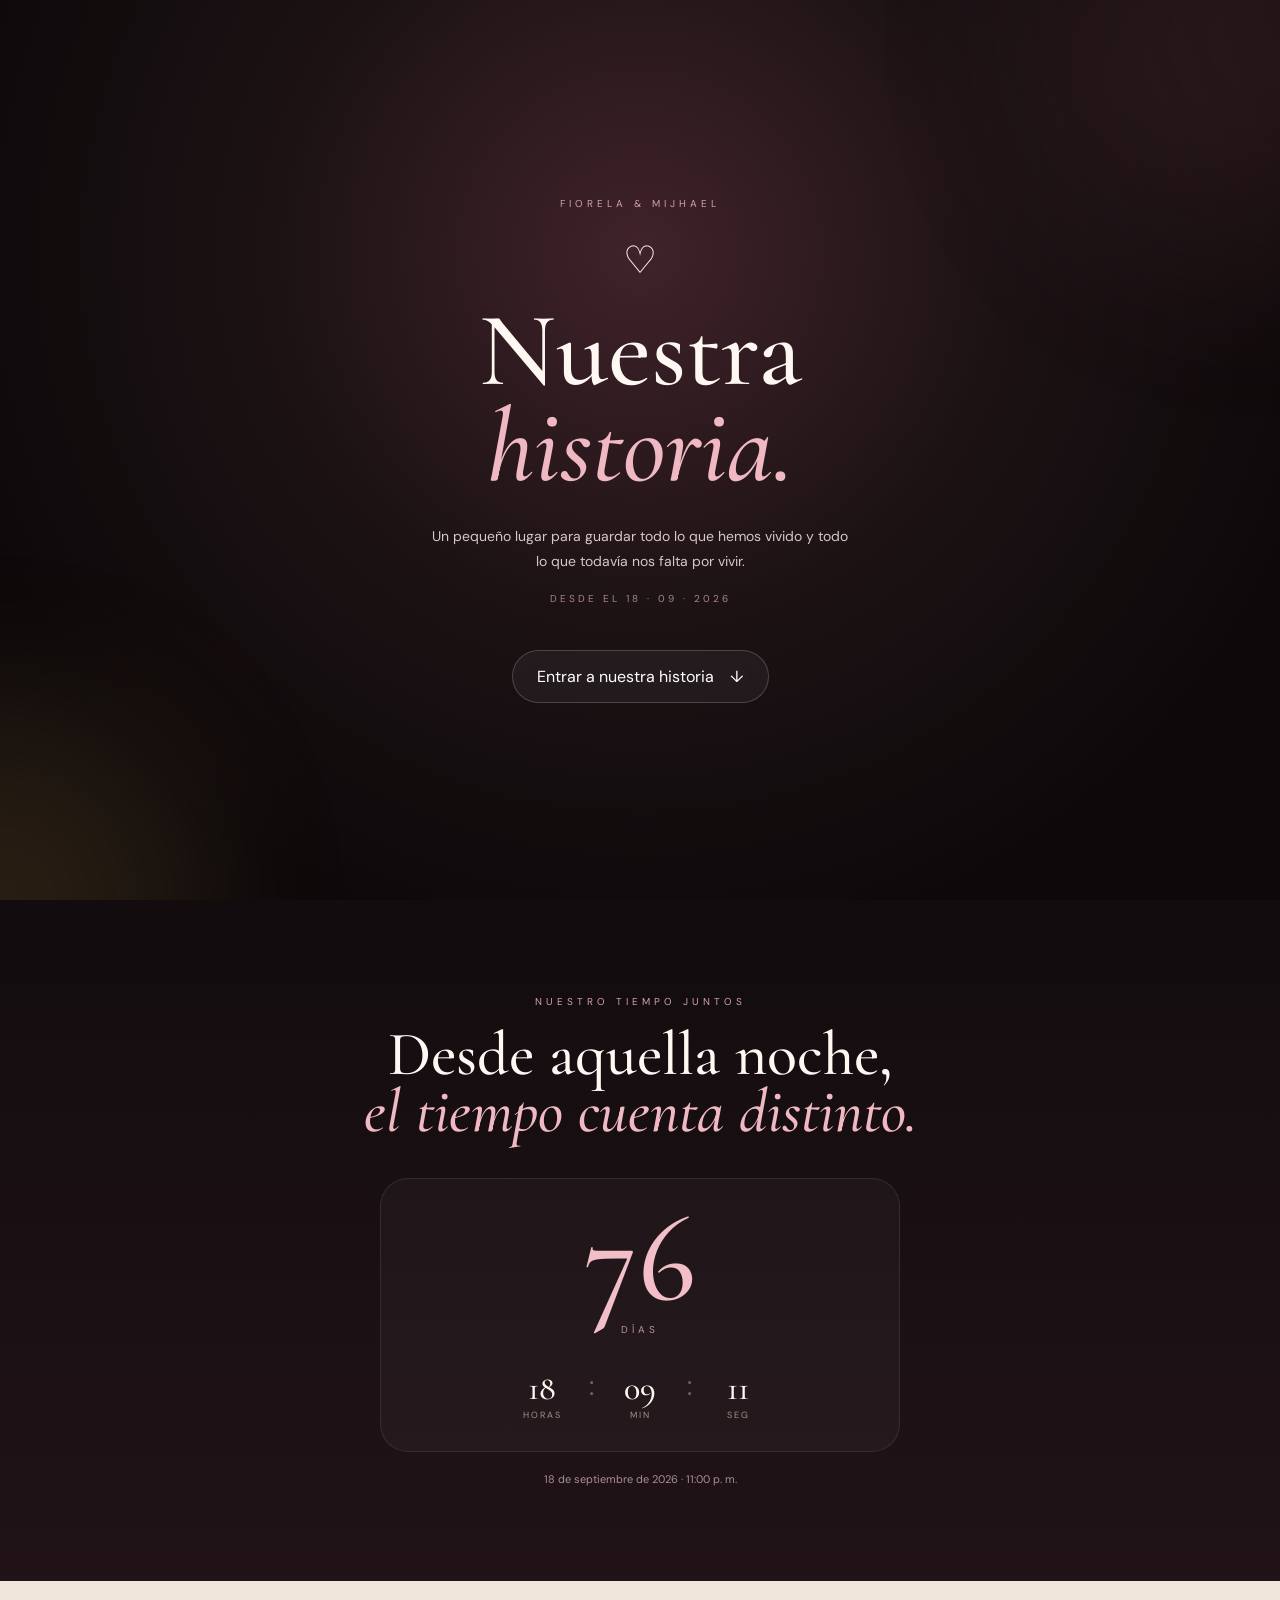
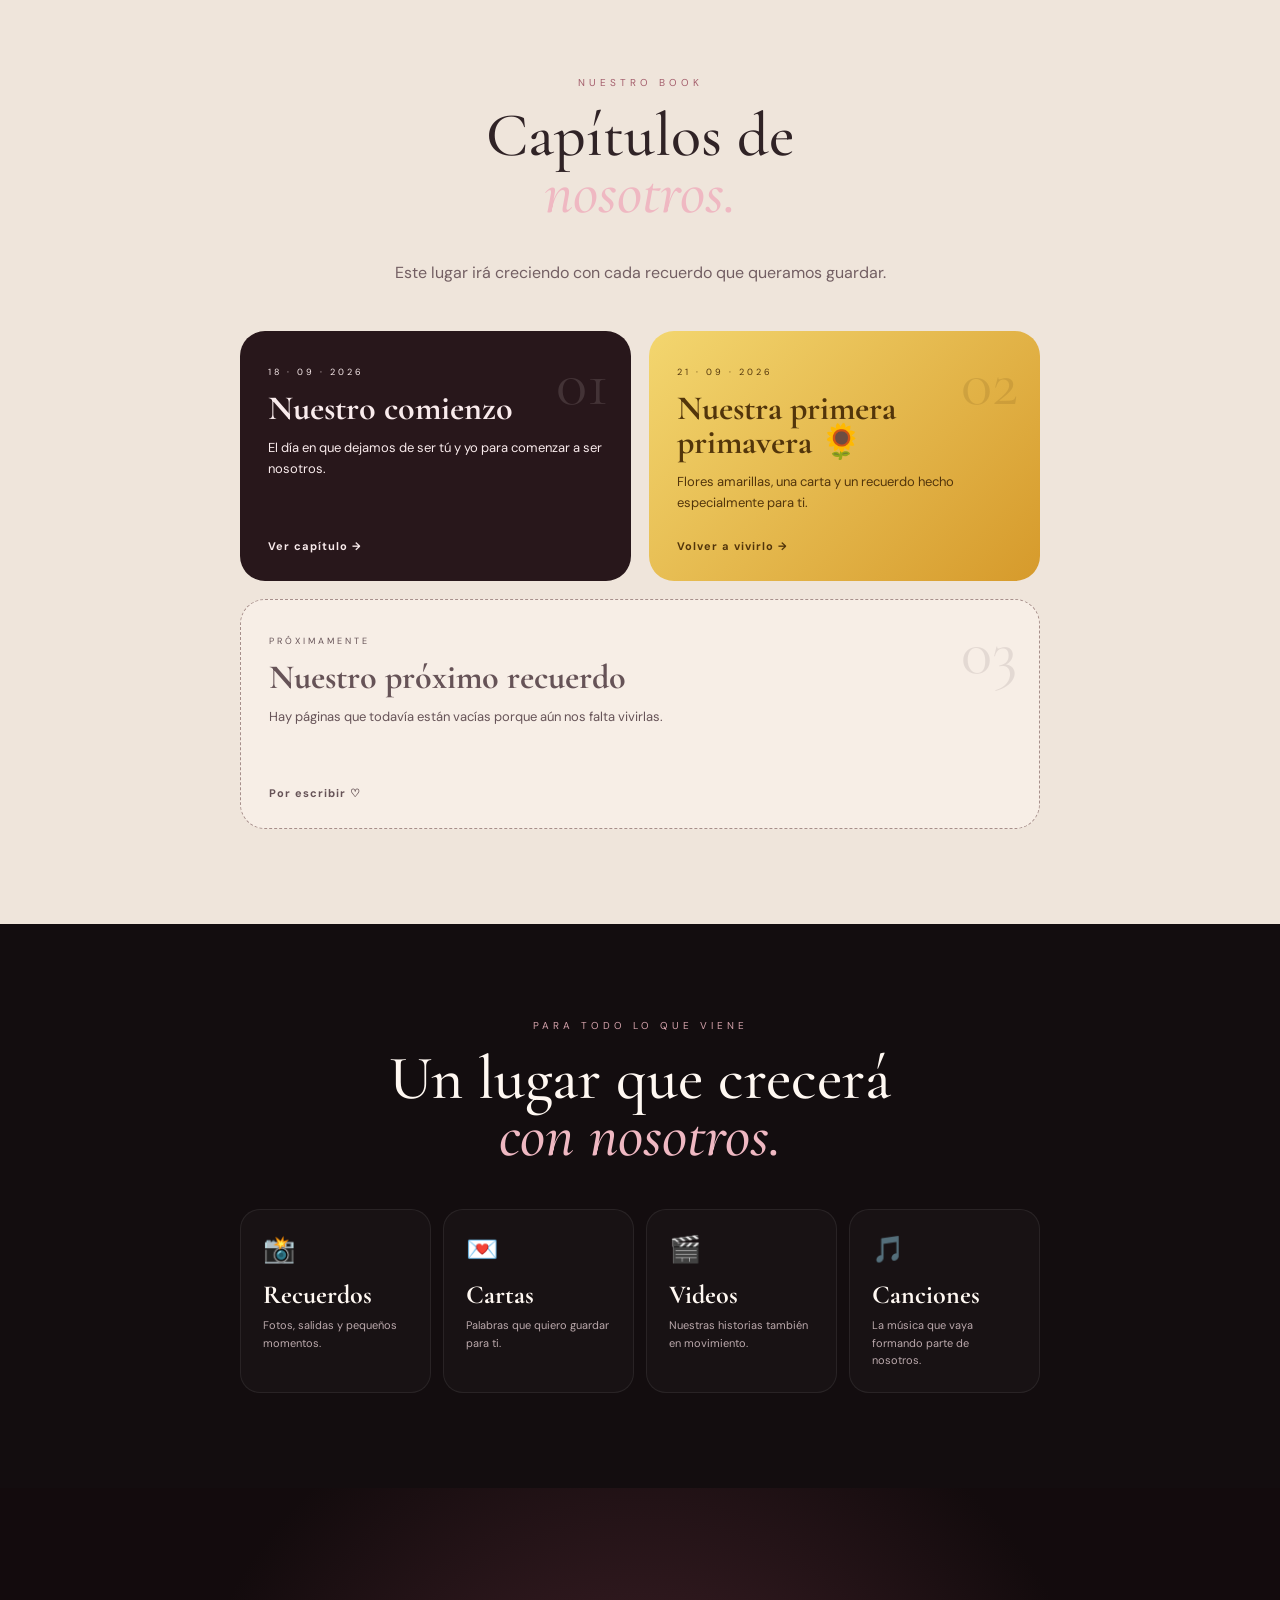
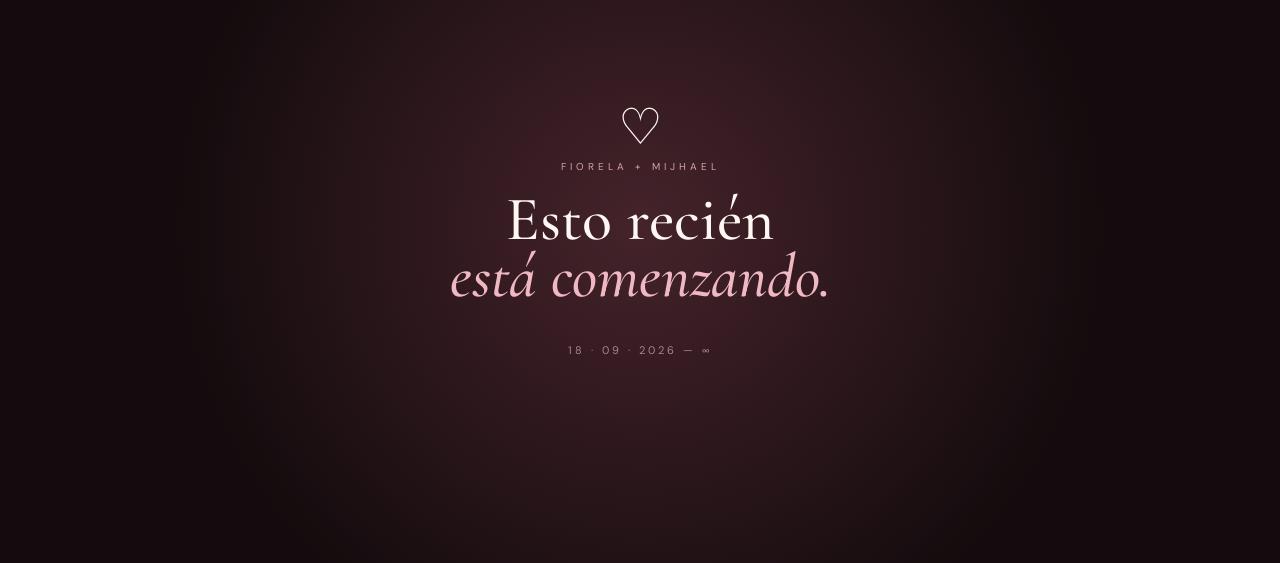
<file: index.html>
<!DOCTYPE html>
<html lang="es">
<head>
<meta charset="UTF-8">
<meta name="viewport" content="width=device-width,initial-scale=1.0">
<meta name="theme-color" content="#130d0f">
<title>Fiorela & Mijhael ♡</title>
<link rel="preconnect" href="https://fonts.googleapis.com">
<link rel="preconnect" href="https://fonts.gstatic.com" crossorigin>
<link href="https://fonts.googleapis.com/css2?family=Cormorant+Garamond:wght@400;500;600;700&family=DM+Sans:wght@300;400;500;600&display=swap" rel="stylesheet">
<link rel="stylesheet" href="style.css">
</head>
<body>
<div class="ambient ambient-one"></div><div class="ambient ambient-two"></div>
<header class="hero">
  <p class="eyebrow">FIORELA & MIJHAEL</p>
  <div class="heart">♡</div>
  <h1>Nuestra<br><em>historia.</em></h1>
  <p class="hero-copy">Un pequeño lugar para guardar todo lo que hemos vivido y todo lo que todavía nos falta por vivir.</p>
  <p class="since">DESDE EL 18 · 09 · 2026</p>
  <a href="#historia" class="enter">Entrar a nuestra historia <span>↓</span></a>
</header>
<main id="historia">
<section class="counter-section reveal">
  <p class="eyebrow">NUESTRO TIEMPO JUNTOS</p>
  <h2>Desde aquella noche,<br><em>el tiempo cuenta distinto.</em></h2>
  <div class="counter" aria-live="polite">
    <div class="counter-main"><strong id="dias">0</strong><span>días</span></div>
    <div class="counter-small"><div><strong id="horas">00</strong><span>horas</span></div><i>:</i><div><strong id="minutos">00</strong><span>min</span></div><i>:</i><div><strong id="segundos">00</strong><span>seg</span></div></div>
  </div>
  <p class="counter-date">18 de septiembre de 2026 · 11:00 p. m.</p>
</section>
<section class="chapters reveal">
  <div class="section-heading"><p class="eyebrow">NUESTRO BOOK</p><h2>Capítulos de<br><em>nosotros.</em></h2><p>Este lugar irá creciendo con cada recuerdo que queramos guardar.</p></div>
  <div class="chapter-grid">
    <a class="chapter beginning" href="comienzo.html"><span class="number">01</span><div><small>18 · 09 · 2026</small><h3>Nuestro comienzo</h3><p>El día en que dejamos de ser tú y yo para comenzar a ser nosotros.</p></div><b>Ver capítulo →</b></a>
    <a class="chapter spring" href="septiembre.html"><span class="number">02</span><div><small>21 · 09 · 2026</small><h3>Nuestra primera primavera 🌻</h3><p>Flores amarillas, una carta y un recuerdo hecho especialmente para ti.</p></div><b>Volver a vivirlo →</b></a>
    <div class="chapter future"><span class="number">03</span><div><small>PRÓXIMAMENTE</small><h3>Nuestro próximo recuerdo</h3><p>Hay páginas que todavía están vacías porque aún nos falta vivirlas.</p></div><b>Por escribir ♡</b></div>
  </div>
</section>
<section class="collection reveal">
 <p class="eyebrow">PARA TODO LO QUE VIENE</p><h2>Un lugar que crecerá<br><em>con nosotros.</em></h2>
 <div class="tiles">
  <div><span>📸</span><h3>Recuerdos</h3><p>Fotos, salidas y pequeños momentos.</p></div>
  <div><span>💌</span><h3>Cartas</h3><p>Palabras que quiero guardar para ti.</p></div>
  <div><span>🎬</span><h3>Videos</h3><p>Nuestras historias también en movimiento.</p></div>
  <div><span>🎵</span><h3>Canciones</h3><p>La música que vaya formando parte de nosotros.</p></div>
 </div>
</section>
<section class="ending reveal"><span>♡</span><p class="eyebrow">FIORELA + MIJHAEL</p><h2>Esto recién<br><em>está comenzando.</em></h2><p>18 · 09 · 2026 — ∞</p></section>
</main>
<script src="script.js"></script>
</body></html>
</file>
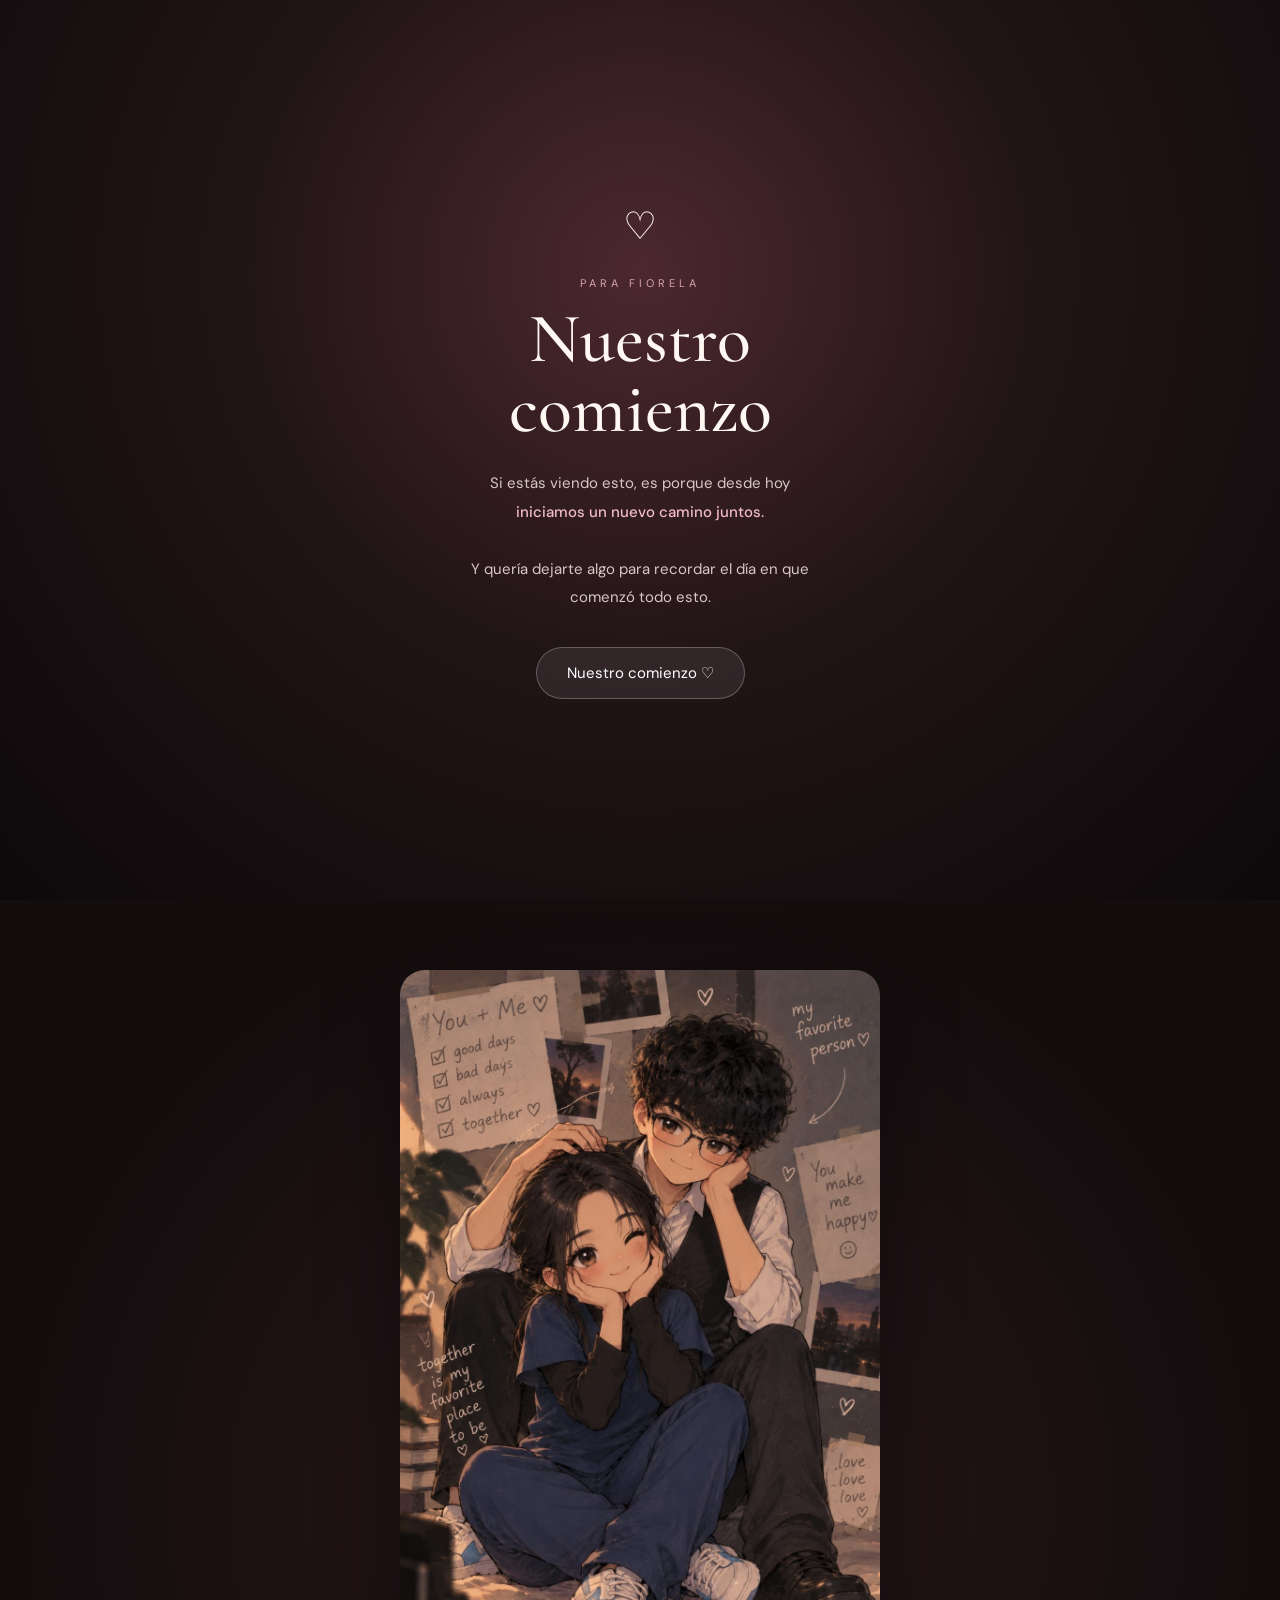
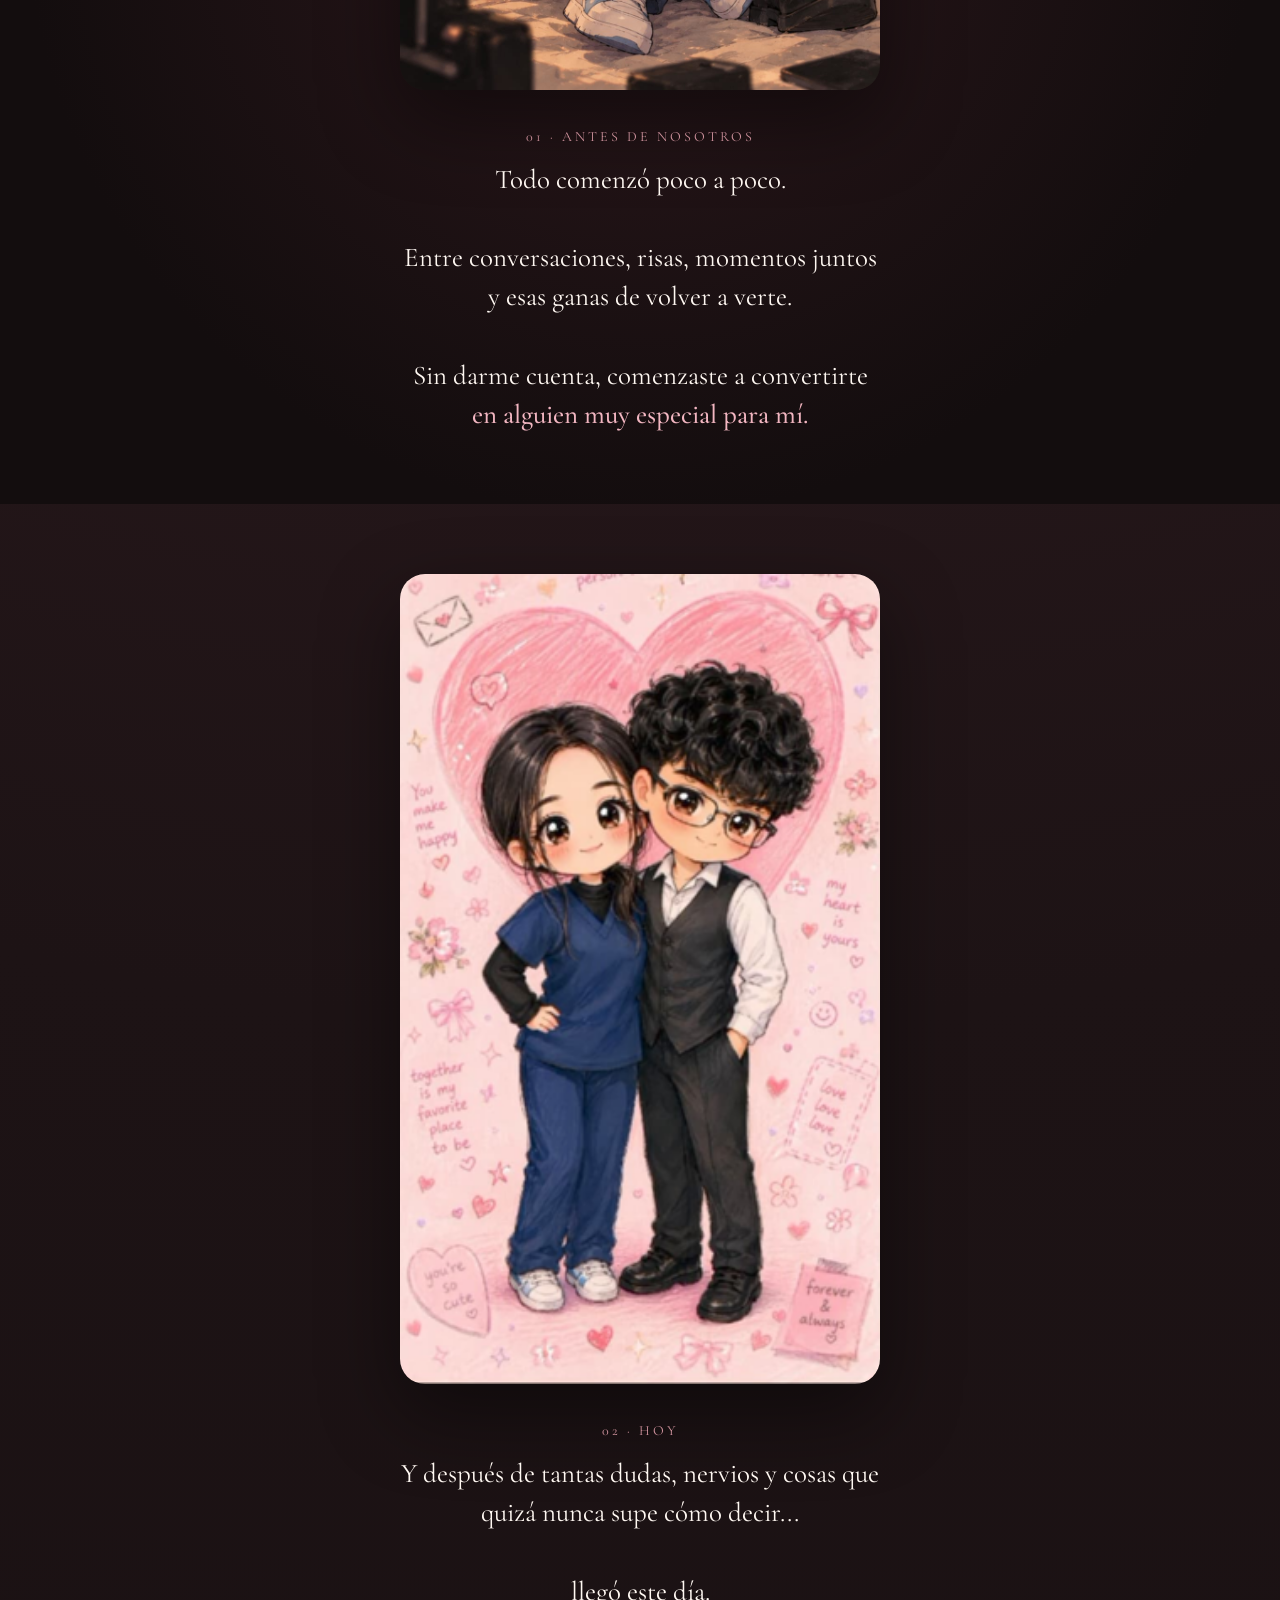
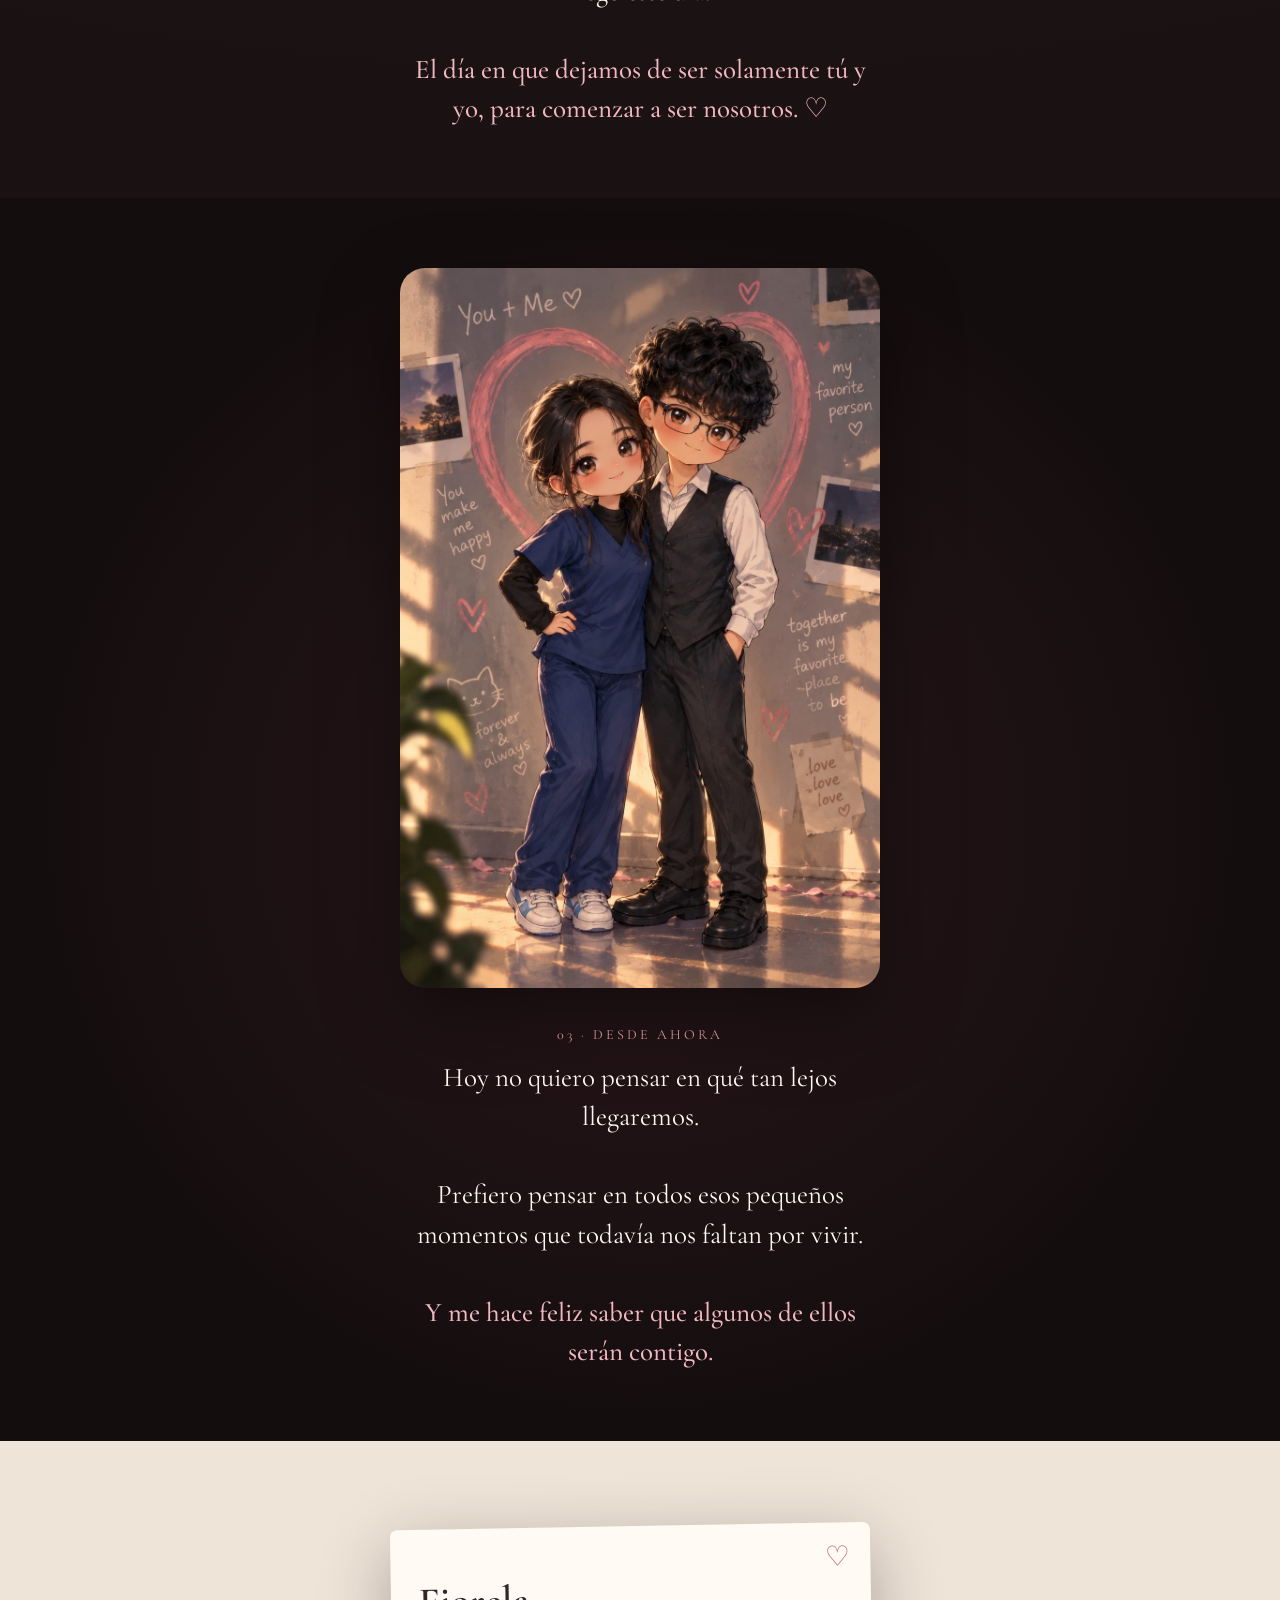
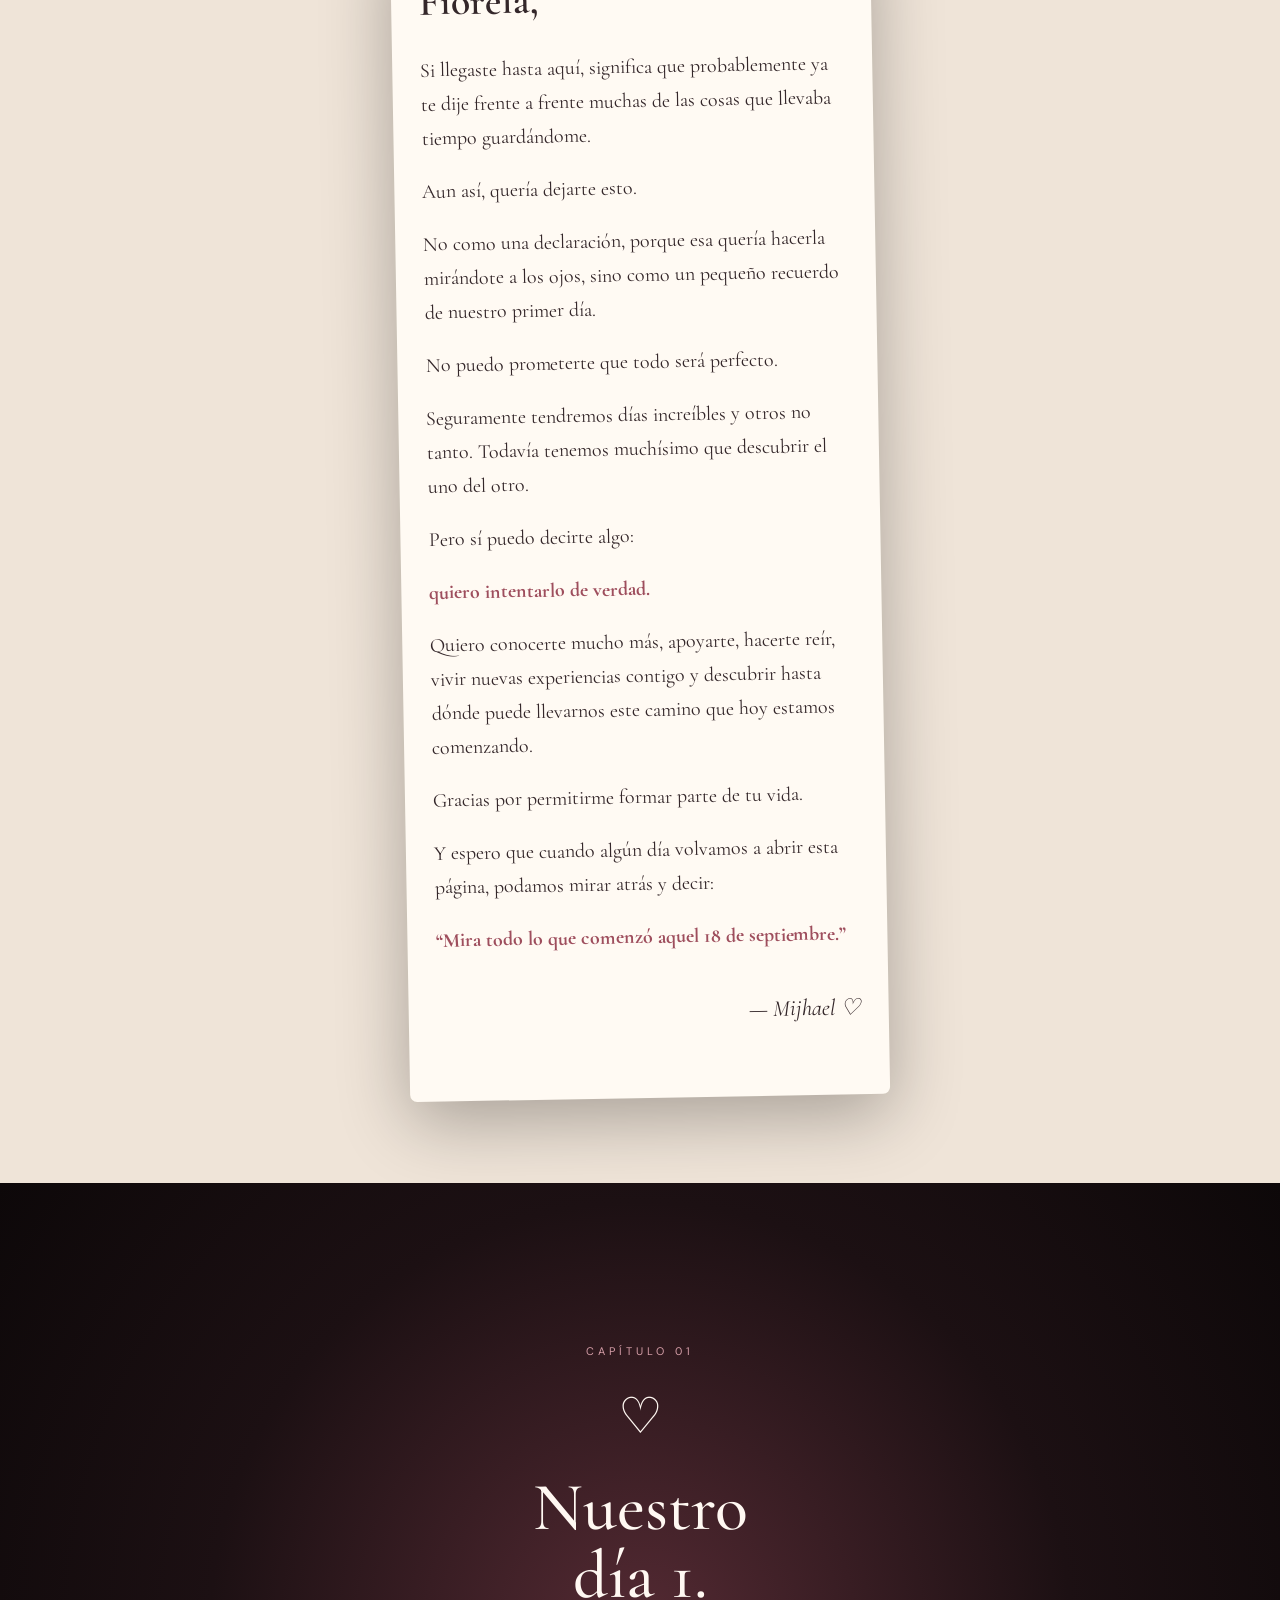
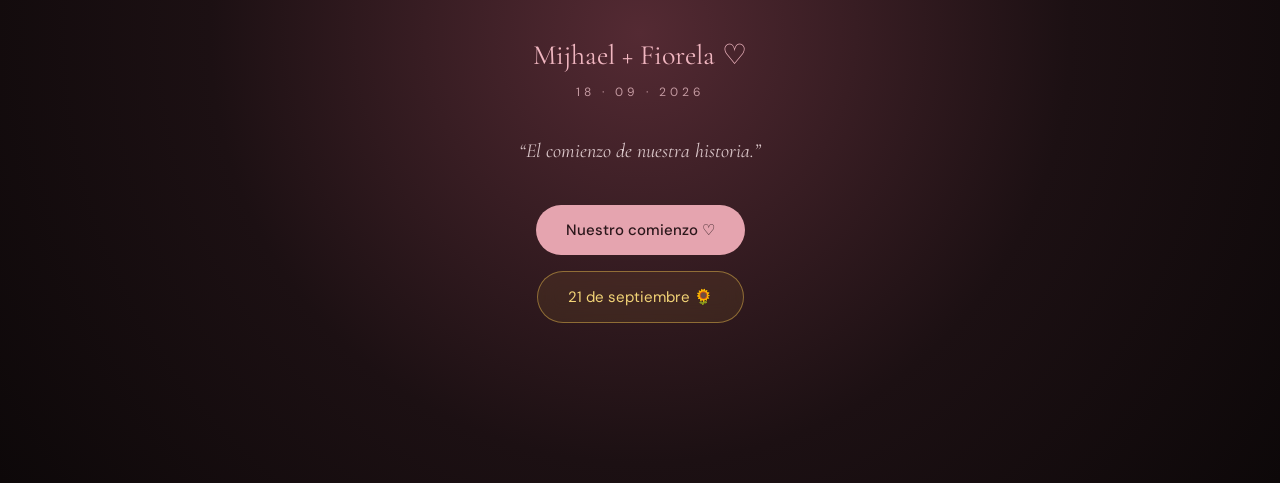
<file: comienzo.html>
<!DOCTYPE html>
<html lang="es">

<head>

  <meta charset="UTF-8">

  <meta
    name="viewport"
    content="width=device-width, initial-scale=1.0"
  >

  <meta
    name="theme-color"
    content="#171011"
  >

  <title>Nuestro comienzo ♡</title>


  <!-- FUENTES -->

  <link
    rel="preconnect"
    href="https://fonts.googleapis.com"
  >

  <link
    rel="preconnect"
    href="https://fonts.gstatic.com"
    crossorigin
  >

  <link
    href="https://fonts.googleapis.com/css2?family=Cormorant+Garamond:wght@400;500;600;700&family=DM+Sans:wght@300;400;500&display=swap"
    rel="stylesheet"
  >


  <!-- CSS PRINCIPAL -->

  <link
    rel="stylesheet"
    href="comienzo.css"
  >

</head>


<body>


<!-- ========================================
     PORTADA
========================================= -->

<div id="inicio">

  <div class="inicio-contenido">

    <div class="corazon-inicio">
      ♡
    </div>


    <div class="pequeno">
      Para Fiorela
    </div>


    <h1>
      Nuestro comienzo
    </h1>


    <p>

      Si estás viendo esto, es porque desde hoy

      <strong>
        iniciamos un nuevo camino juntos.
      </strong>

      <br><br>

      Y quería dejarte algo para recordar
      el día en que comenzó todo esto.

    </p>


    <button
      class="boton"
      onclick="abrirPagina()"
    >

      Nuestro comienzo ♡

    </button>

  </div>

</div>



<main>


<!-- ========================================
     INTRODUCCIÓN
========================================= -->

<section class="hero">

  <div class="contenedor reveal">


    <div class="fecha">

      18 · 09 · 2026

    </div>


    <h2>

      Hoy comienza<br>

      <span>
        algo nuevo.
      </span>

    </h2>


    <p>

      No sé qué nos espera más adelante,
      ni cuántos momentos nos quedan por vivir.

      <br><br>

      Pero desde hoy hay algo que sí sé:

      <br><br>


      <strong>

        quiero recorrer este camino contigo. ♡

      </strong>

    </p>


    <div class="flecha">

      ↓

    </div>


  </div>

</section>



<!-- ========================================
     FOTO 1
========================================= -->

<section class="momento">

  <div class="contenedor">


    <div class="foto-card reveal">

      <img
        src="foto1.png"
        alt="Mijhael y Fiorela"
      >

    </div>


    <div class="reveal">


      <div class="numero">

        01 · ANTES DE NOSOTROS

      </div>


      <p class="texto-momento">

        Todo comenzó poco a poco.

        <br><br>

        Entre conversaciones, risas,
        momentos juntos y esas ganas
        de volver a verte.

        <br><br>

        Sin darme cuenta, comenzaste
        a convertirte


        <strong>

          en alguien muy especial para mí.

        </strong>


      </p>


    </div>


  </div>

</section>



<!-- ========================================
     FOTO 2
========================================= -->

<section>

  <div class="contenedor">


    <div class="foto-card reveal">

      <img
        src="foto2.png"
        alt="Mijhael y Fiorela"
      >

    </div>


    <div class="reveal">


      <div class="numero">

        02 · HOY

      </div>


      <p class="texto-momento">

        Y después de tantas dudas,
        nervios y cosas que quizá
        nunca supe cómo decir...

        <br><br>

        llegó este día.

        <br><br>


        <strong>

          El día en que dejamos de ser
          solamente tú y yo,
          para comenzar a ser nosotros. ♡

        </strong>


      </p>


    </div>


  </div>

</section>



<!-- ========================================
     FOTO 3
========================================= -->

<section class="momento">

  <div class="contenedor">


    <div class="foto-card reveal">

      <img
        src="foto3.png"
        alt="Nuestro comienzo"
      >

    </div>


    <div class="reveal">


      <div class="numero">

        03 · DESDE AHORA

      </div>


      <p class="texto-momento">

        Hoy no quiero pensar en
        qué tan lejos llegaremos.

        <br><br>

        Prefiero pensar en todos esos
        pequeños momentos que todavía
        nos faltan por vivir.

        <br><br>


        <strong>

          Y me hace feliz saber
          que algunos de ellos serán contigo.

        </strong>


      </p>


    </div>


  </div>

</section>



<!-- ========================================
     CARTA
========================================= -->

<section class="carta-seccion">

  <div class="contenedor reveal">


    <div class="carta">


      <h3>

        Fiorela,

      </h3>


      <p>

        Si llegaste hasta aquí,
        significa que probablemente ya te dije
        frente a frente muchas de las cosas
        que llevaba tiempo guardándome.

      </p>


      <p>

        Aun así, quería dejarte esto.

      </p>


      <p>

        No como una declaración,
        porque esa quería hacerla mirándote
        a los ojos, sino como un pequeño
        recuerdo de nuestro primer día.

      </p>


      <p>

        No puedo prometerte que todo
        será perfecto.

      </p>


      <p>

        Seguramente tendremos días increíbles
        y otros no tanto. Todavía tenemos
        muchísimo que descubrir el uno del otro.

      </p>


      <p>

        Pero sí puedo decirte algo:

      </p>


      <p>

        <strong>

          quiero intentarlo de verdad.

        </strong>

      </p>


      <p>

        Quiero conocerte mucho más,
        apoyarte, hacerte reír,
        vivir nuevas experiencias contigo
        y descubrir hasta dónde puede llevarnos
        este camino que hoy estamos comenzando.

      </p>


      <p>

        Gracias por permitirme formar
        parte de tu vida.

      </p>


      <p>

        Y espero que cuando algún día
        volvamos a abrir esta página,
        podamos mirar atrás y decir:

      </p>


      <p>

        <strong>

          “Mira todo lo que comenzó
          aquel 18 de septiembre.”

        </strong>

      </p>


      <p class="firma">

        — Mijhael ♡

      </p>


    </div>


  </div>

</section>



<!-- ========================================
     FINAL
========================================= -->

<section class="final">

  <div class="contenedor reveal">


    <div class="mini">

      Capítulo 01

    </div>


    <div class="corazon-final">

      ♡

    </div>


    <h2>

      Nuestro<br>
      día 1.

    </h2>


    <div class="nombres">

      Mijhael + Fiorela ♡

    </div>


    <div class="fecha-final">

      18 · 09 · 2026

    </div>


    <p class="frase-final">

      “El comienzo de nuestra historia.”

    </p>



    <!-- BOTÓN ORIGINAL -->

    <button
      class="boton boton-final"
      onclick="nuestroComienzo()"
    >

      Nuestro comienzo ♡

    </button>



    <!-- NUEVO BOTÓN -->

    <a
      href="septiembre.html"
      class="boton boton-septiembre"
    >

      21 de septiembre 🌻

    </a>


  </div>

</section>


</main>



<!-- ========================================
     MENSAJE FINAL
========================================= -->

<div id="mensajeFinal">


  <div class="mensaje-contenido">


    <div class="gran-corazon">

      💗

    </div>


    <h2>

      Y así comienza nuestra historia...

    </h2>


    <p>

      No sé cuántas páginas tendrá,
      pero me alegra saber que
      hoy escribimos la primera.

    </p>


    <div class="juntos">

      Mijhael + Fiorela

      <br>

      ♡

    </div>


    <!-- CERRAR -->

    <button
      class="cerrar-mensaje"
      onclick="cerrarMensaje()"
    >

      Volver ♡

    </button>


  </div>


</div>



<script>


/* ========================================
   ABRIR PÁGINA
========================================= */

function abrirPagina() {

  document
    .getElementById("inicio")
    .classList
    .add("oculto");

}



/* ========================================
   ANIMACIÓN AL HACER SCROLL
========================================= */

const elementos =
  document.querySelectorAll(".reveal");


const observer =
  new IntersectionObserver(

    (entries) => {

      entries.forEach(entry => {

        if (entry.isIntersecting) {

          entry.target
            .classList
            .add("visible");

        }

      });

    },

    {

      threshold: 0.15

    }

  );


elementos.forEach(elemento => {

  observer.observe(elemento);

});



/* ========================================
   FINAL
========================================= */

function nuestroComienzo() {

  document
    .getElementById("mensajeFinal")
    .classList
    .add("visible");

  crearCorazones();

}



function cerrarMensaje() {

  document
    .getElementById("mensajeFinal")
    .classList
    .remove("visible");

}



/* ========================================
   CORAZONES
========================================= */

function crearCorazones() {


  const corazones = [

    "♡",
    "♥",
    "💗",
    "♡",
    "💕"

  ];


  for (let i = 0; i < 45; i++) {


    setTimeout(() => {


      const heart =
        document.createElement("div");


      heart.className =
        "heart";


      heart.innerHTML =
        corazones[
          Math.floor(
            Math.random() *
            corazones.length
          )
        ];


      heart.style.left =
        Math.random() *
        100 +
        "vw";


      heart.style.fontSize =
        (
          15 +
          Math.random() *
          27
        )
        +
        "px";


      heart.style.animationDuration =
        (
          3 +
          Math.random() *
          4
        )
        +
        "s";


      document.body
        .appendChild(heart);


      setTimeout(() => {

        heart.remove();

      }, 7000);


    }, i * 90);


  }


}


</script>


</body>

</html>
</file>
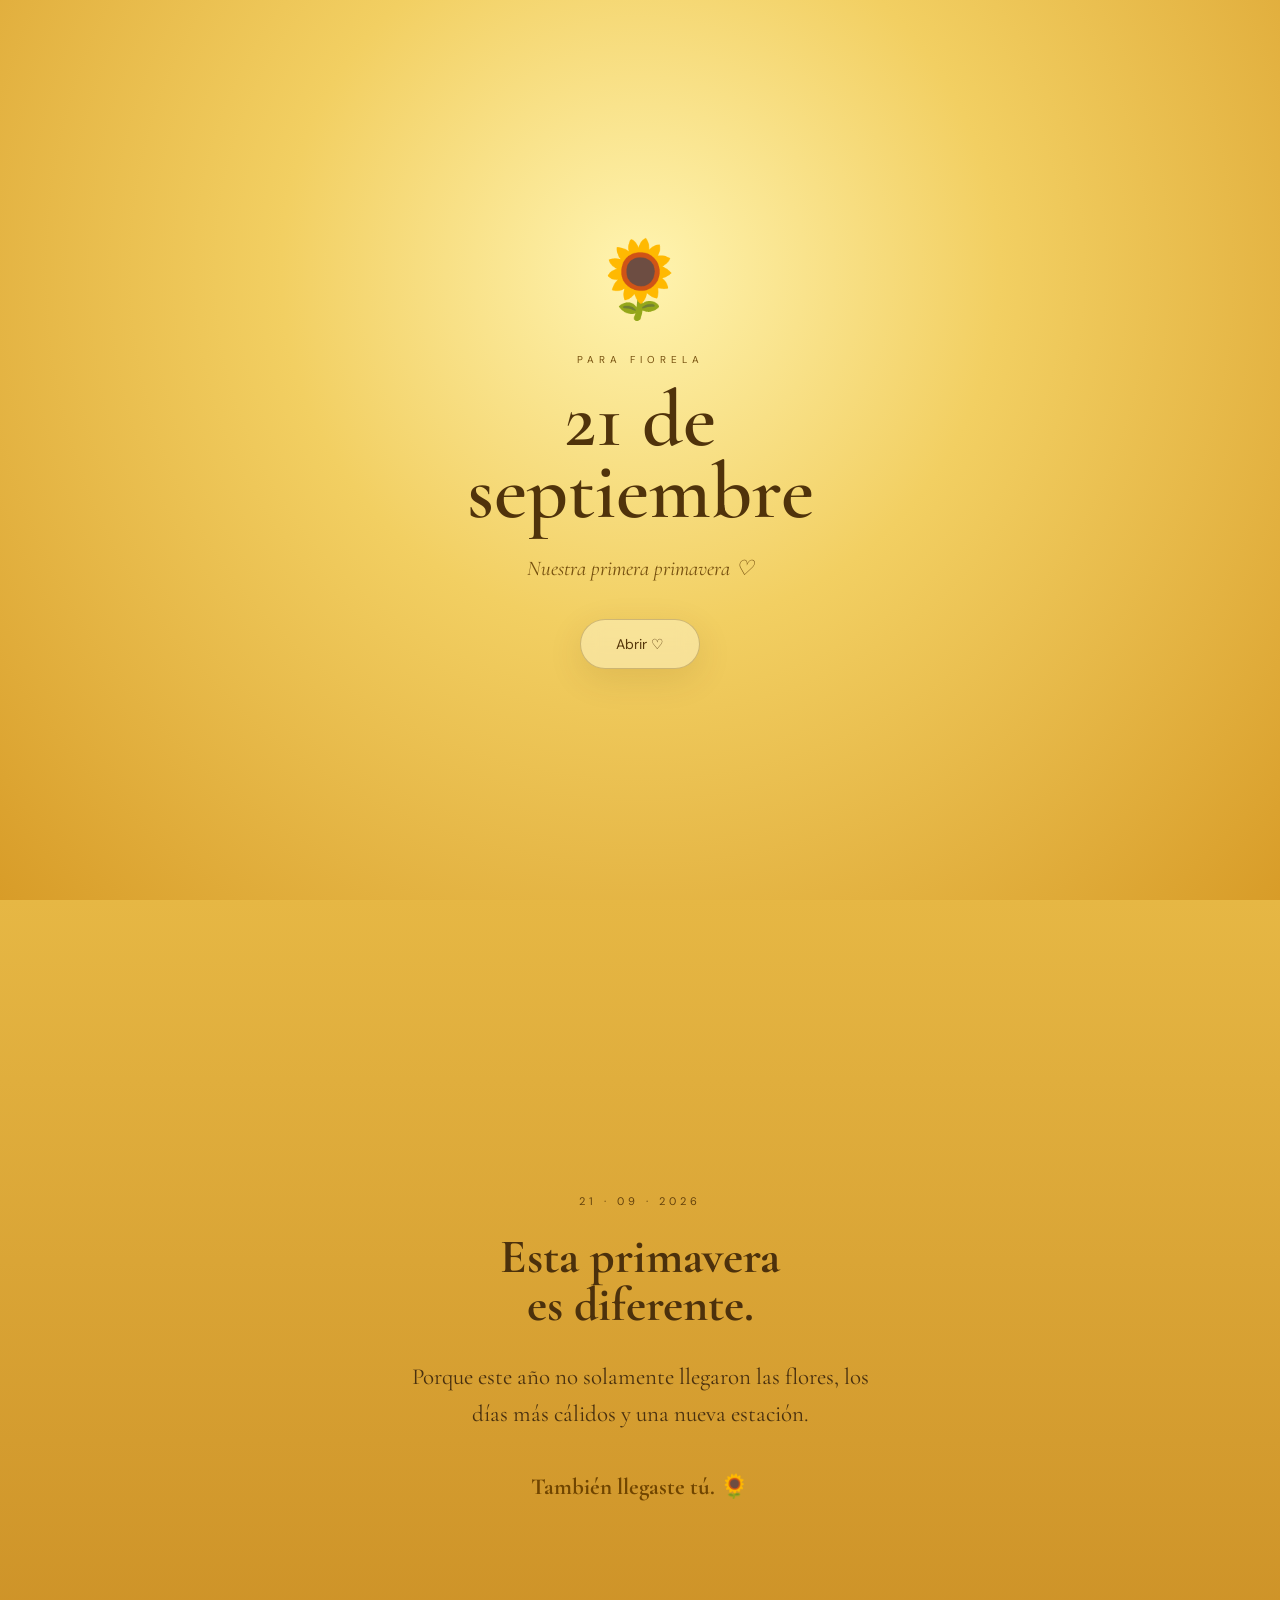
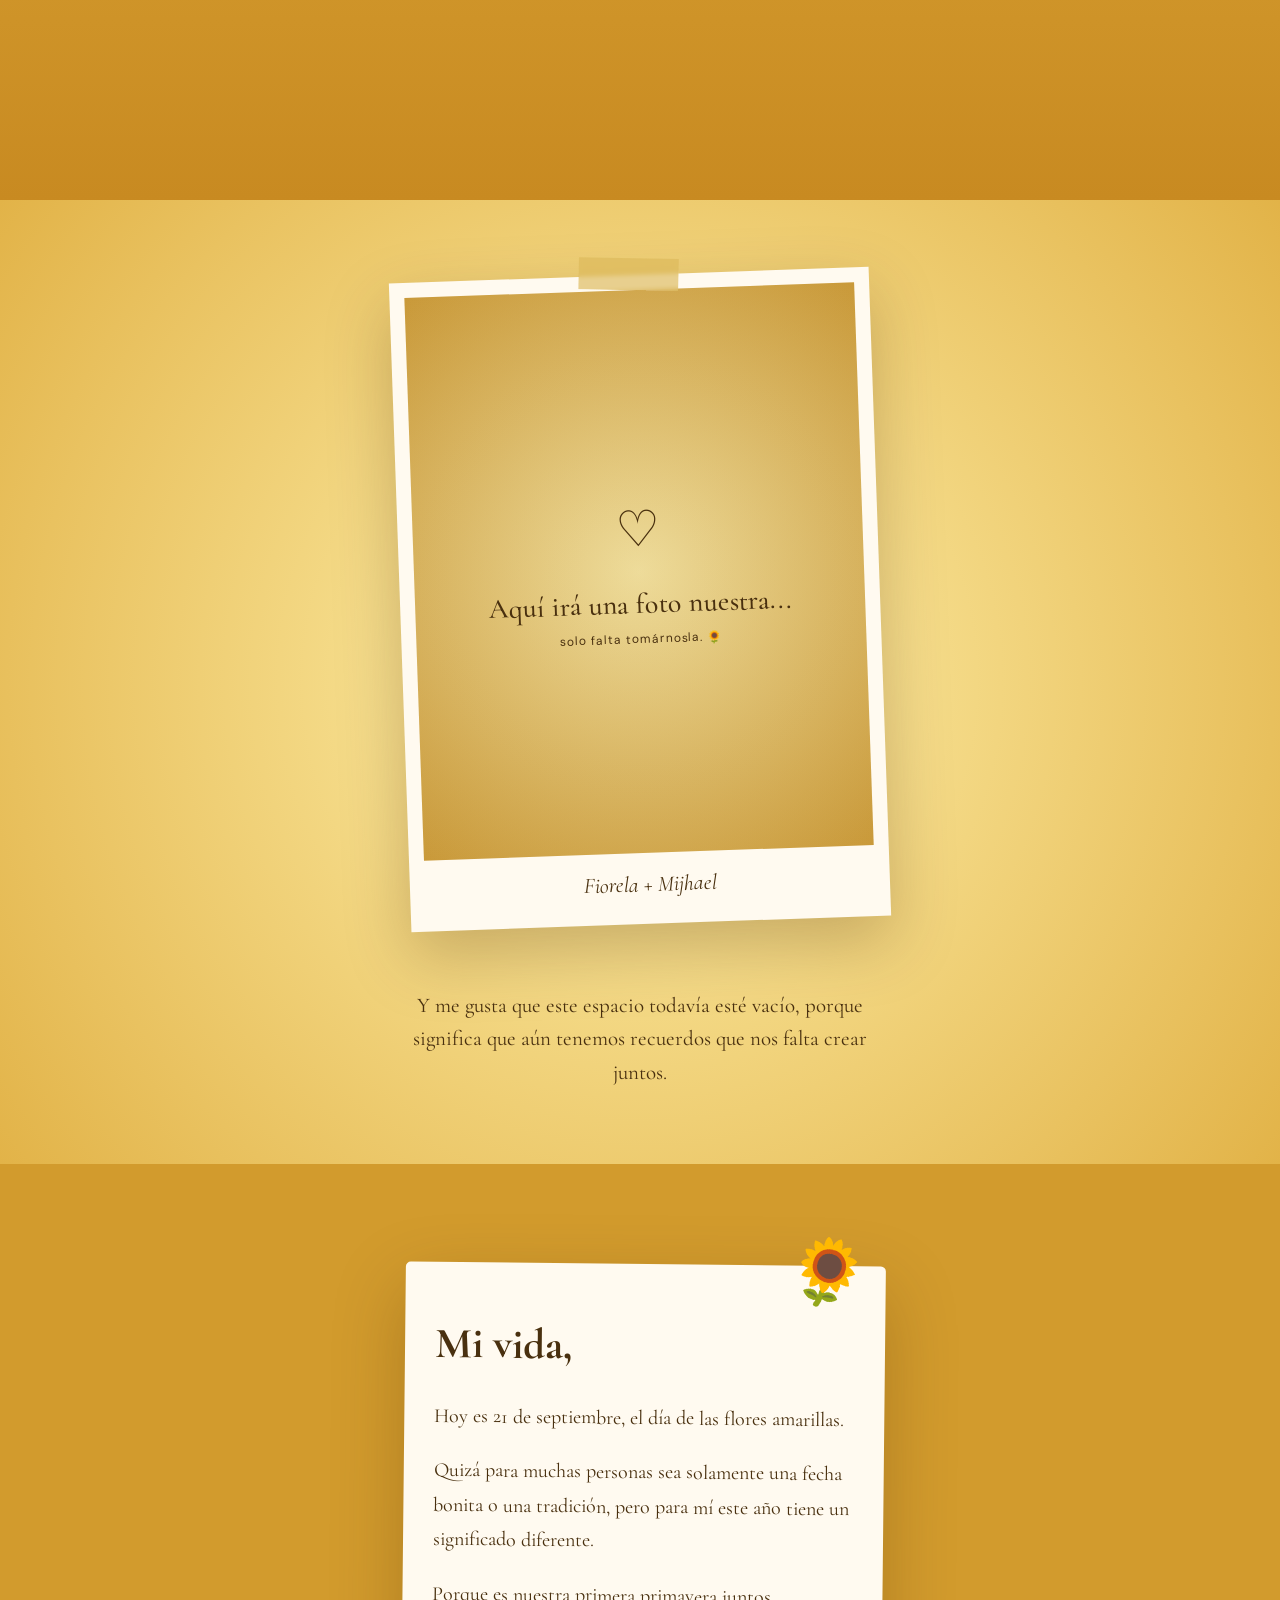
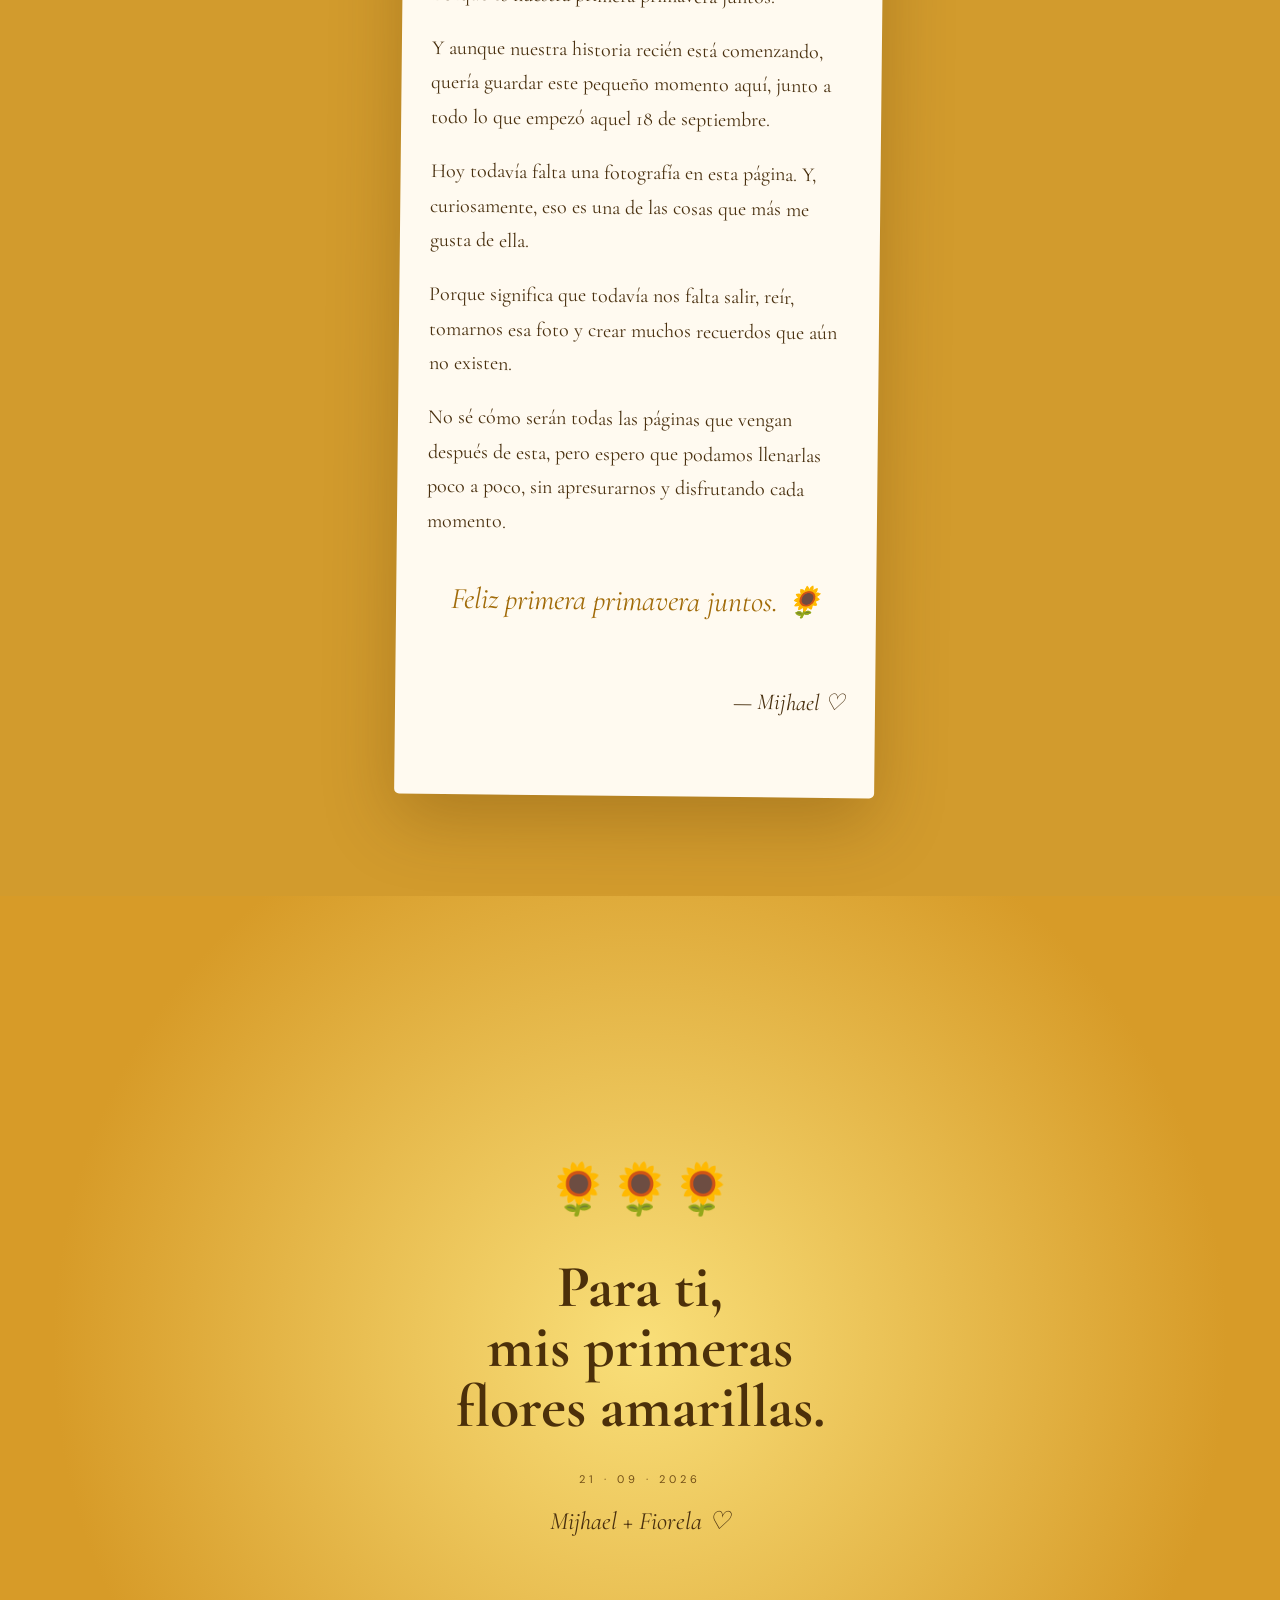
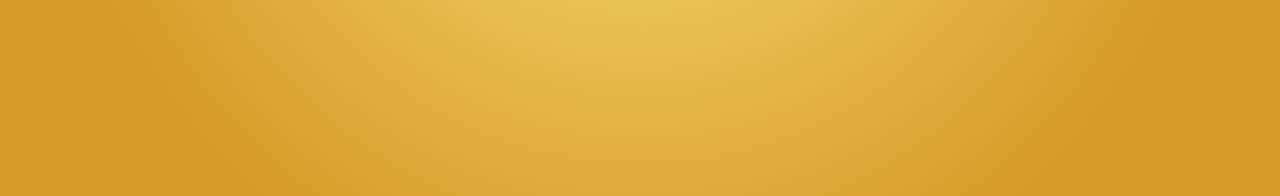
<file: septiembre.html>
<!DOCTYPE html>
<html lang="es">
<head>
  <meta charset="UTF-8">
  <meta name="viewport" content="width=device-width, initial-scale=1.0">
  <meta name="theme-color" content="#f5d767">
  <title>21 de septiembre 🌻</title>

  <link rel="preconnect" href="https://fonts.googleapis.com">
  <link rel="preconnect" href="https://fonts.gstatic.com" crossorigin>
  <link href="https://fonts.googleapis.com/css2?family=Cormorant+Garamond:wght@400;500;600;700&family=DM+Sans:wght@300;400;500&display=swap" rel="stylesheet">
  <link rel="stylesheet" href="septiembre.css">
</head>

<body>

  <!-- PORTADA MUSICAL -->
  <div id="portadaSeptiembre">
    <div class="portada-septiembre-contenido">
      <div class="girasol-portada">🌻</div>
      <p class="portada-pequeno">PARA FIORELA</p>
      <h1>21 de<br>septiembre</h1>
      <p class="portada-frase">Nuestra primera primavera ♡</p>
      <button class="boton-abrir" onclick="abrirPrimavera()">Abrir ♡</button>
    </div>
  </div>

  <audio id="musicaFondo" loop preload="auto">
    <source src="primavera.mp3" type="audio/mpeg">
  </audio>

  <!-- GIRASOLES DE FONDO -->
  <div class="girasoles-fondo" aria-hidden="true">
    <span>🌻</span><span>🌻</span><span>🌻</span>
    <span>🌻</span><span>🌻</span><span>🌻</span>
  </div>

  <a href="index.html" class="volver">← Volver</a>

  <main>

    <!-- PORTADA -->
    <section class="portada">
      <div class="contenido">
        <p class="mini">PARA FIORELA</p>
        <div class="girasol-principal">🌻</div>
        <h1>21 de<br>septiembre</h1>
        <p class="subtitulo">Nuestra primera primavera ♡</p>
        <div class="flecha">↓</div>
      </div>
    </section>

    <!-- INTRO -->
    <section class="intro">
      <div class="contenido">
        <p class="fecha">21 · 09 · 2026</p>
        <h2>Esta primavera<br>es diferente.</h2>
        <p class="texto">
          Porque este año no solamente llegaron
          las flores, los días más cálidos
          y una nueva estación.
          <br><br>
          <strong>También llegaste tú. 🌻</strong>
        </p>
      </div>
    </section>

    <!-- FOTO QUE TODAVÍA FALTA -->
    <section class="seccion-foto">
      <div class="contenido">
        <div class="polaroid">
          <div class="cinta"></div>
          <div class="foto-vacia">
            <div class="corazon">♡</div>
            <h3>Aquí irá una foto nuestra...</h3>
            <p>solo falta tomárnosla. 🌻</p>
          </div>
          <p class="nombre-polaroid">Fiorela + Mijhael</p>
        </div>

        <p class="detalle-foto">
          Y me gusta que este espacio todavía esté vacío,
          porque significa que aún tenemos recuerdos
          que nos falta crear juntos.
        </p>
      </div>
    </section>

    <!-- CARTA -->
    <section class="seccion-carta">
      <div class="contenido">
        <div class="carta">
          <div class="girasol-carta">🌻</div>
          <h2>Mi vida,</h2>

          <p>
            Hoy es 21 de septiembre,
            el día de las flores amarillas.
          </p>

          <p>
            Quizá para muchas personas sea solamente
            una fecha bonita o una tradición,
            pero para mí este año tiene un significado diferente.
          </p>

          <p>
            Porque es nuestra primera primavera juntos.
          </p>

          <p>
            Y aunque nuestra historia recién está comenzando,
            quería guardar este pequeño momento aquí,
            junto a todo lo que empezó aquel 18 de septiembre.
          </p>

          <p>
            Hoy todavía falta una fotografía en esta página.
            Y, curiosamente, eso es una de las cosas
            que más me gusta de ella.
          </p>

          <p>
            Porque significa que todavía nos falta salir,
            reír, tomarnos esa foto y crear muchos recuerdos
            que aún no existen.
          </p>

          <p>
            No sé cómo serán todas las páginas
            que vengan después de esta,
            pero espero que podamos llenarlas poco a poco,
            sin apresurarnos y disfrutando cada momento.
          </p>

          <p class="frase-destacada">
            Feliz primera primavera juntos. 🌻
          </p>

          <p class="firma">— Mijhael ♡</p>
        </div>
      </div>
    </section>

    <!-- FINAL -->
    <section class="final">
      <div class="contenido">
        <div class="ramo">🌻🌻🌻</div>
        <h2>Para ti,<br>mis primeras<br>flores amarillas.</h2>
        <p class="fecha-final">21 · 09 · 2026</p>
        <p class="nombres">Mijhael + Fiorela ♡</p>
      </div>
    </section>

  </main>

  <script>
    const musica = document.getElementById("musicaFondo");
    const portada = document.getElementById("portadaSeptiembre");

    function abrirPrimavera() {
      musica.volume = 0.35;
      musica.play();
      portada.classList.add("oculta");
      document.body.classList.remove("bloqueado");
    }

    document.body.classList.add("bloqueado");
  </script>

</body>
</html>
</file>
<file: style.css>
/* ========================================
   GENERAL
========================================= */

* {
    box-sizing: border-box;
    margin: 0;
    padding: 0;
}

html {
    scroll-behavior: smooth;
}

body {
    background: #100b0c;
    color: #fff8f2;
    font-family: "DM Sans", sans-serif;
    overflow-x: hidden;
}


/* ========================================
   AMBIENTE
========================================= */

.ambient {
    position: fixed;
    border-radius: 50%;
    filter: blur(100px);
    opacity: .16;
    pointer-events: none;
}

.ambient-one {
    width: 420px;
    height: 420px;
    background: #9d5362;
    top: -170px;
    right: -190px;
}

.ambient-two {
    width: 360px;
    height: 360px;
    background: #d5a351;
    bottom: -180px;
    left: -180px;
}


/* ========================================
   HERO
========================================= */

.hero {
    min-height: 100svh;

    display: flex;
    flex-direction: column;
    align-items: center;
    justify-content: center;

    text-align: center;

    padding: 70px 24px;

    background:
        radial-gradient(
            circle at 50% 28%,
            #40232a 0%,
            #1c1214 40%,
            #0d090a 78%
        );
}

.eyebrow {
    font-size: 10px;
    letter-spacing: 4px;
    color: #d4a2ab;
}

.heart {
    font-size: 38px;
    margin: 25px 0 18px;
    animation: pulse 1.8s infinite;
}

.hero h1,
.section-heading h2,
.counter-section h2,
.collection h2,
.ending h2 {
    font-family: "Cormorant Garamond", serif;
    font-weight: 500;
    line-height: .92;
}

.hero h1 {
    font-size: clamp(62px, 18vw, 105px);
}

em {
    color: #efb8c2;
    font-weight: 500;
}

.hero-copy {
    max-width: 430px;
    color: #d7c8c4;
    line-height: 1.8;
    margin: 28px auto 18px;
    font-size: 14px;
}

.since {
    font-size: 10px;
    letter-spacing: 3px;
    color: #a9858c;
}


/* ========================================
   BOTÓN ENTRAR
========================================= */

.enter {
    margin-top: 45px;

    color: #fff;
    text-decoration: none;

    border: 1px solid #ffffff30;
    border-radius: 100px;

    padding: 15px 24px;

    background: #ffffff0c;

    backdrop-filter: blur(10px);
}

.enter span {
    margin-left: 12px;
}


/* ========================================
   SECCIONES
========================================= */

.counter-section,
.chapters,
.collection,
.ending {
    padding: 95px 22px;
    position: relative;
}


/* ========================================
   CONTADOR
========================================= */

.counter-section {
    text-align: center;

    background:
        linear-gradient(
            #120c0e,
            #211317
        );
}

.counter-section h2,
.section-heading h2,
.collection h2,
.ending h2 {
    font-size: clamp(42px, 12vw, 62px);
    margin: 18px 0 38px;
}

.counter {
    max-width: 520px;
    margin: auto;

    padding: 30px 22px;

    border: 1px solid #ffffff17;
    border-radius: 28px;

    background: #ffffff08;
}

.counter-main strong {
    font-family: "Cormorant Garamond", serif;

    font-size: clamp(80px, 25vw, 125px);

    font-weight: 500;
    line-height: .8;

    color: #f2bec7;
}

.counter-main span {
    display: block;

    text-transform: uppercase;

    letter-spacing: 4px;

    font-size: 10px;

    margin-top: 14px;

    color: #b9949a;
}

.counter-small {
    display: flex;

    align-items: flex-start;
    justify-content: center;

    gap: 14px;

    margin-top: 32px;
}

.counter-small div {
    min-width: 65px;
}

.counter-small strong {
    font-family: "Cormorant Garamond", serif;

    font-size: 34px;

    font-weight: 500;
}

.counter-small span {
    display: block;

    font-size: 9px;

    text-transform: uppercase;

    letter-spacing: 2px;

    color: #a98c91;
}

.counter-small i {
    font-style: normal;

    font-size: 27px;

    color: #765a60;
}

.counter-date {
    margin-top: 20px;

    color: #a98f94;

    font-size: 11px;
}


/* ========================================
   CAPÍTULOS
========================================= */

.chapters {
    background: #efe5db;
    color: #302326;
}

.section-heading {
    max-width: 600px;

    margin: 0 auto 45px;

    text-align: center;
}

.chapters .eyebrow {
    color: #a45e6c;
}

.section-heading p:last-child {
    color: #735f63;
    line-height: 1.7;
}

.chapter-grid {
    max-width: 800px;

    margin: auto;

    display: grid;

    gap: 18px;
}


/* ========================================
   TARJETAS DE CAPÍTULOS
========================================= */

.chapter {
    min-height: 230px;

    padding: 28px;

    border-radius: 25px;

    text-decoration: none;

    display: flex;
    flex-direction: column;
    justify-content: space-between;

    position: relative;

    overflow: hidden;
}

.chapter .number {
    position: absolute;

    right: 22px;
    top: 13px;

    font-family: "Cormorant Garamond", serif;

    font-size: 65px;

    opacity: .13;
}

.chapter small {
    font-size: 9px;
    letter-spacing: 3px;
}

.chapter h3 {
    font-family: "Cormorant Garamond", serif;

    font-size: 34px;

    line-height: 1;

    margin: 12px 0;
}

.chapter p {
    font-size: 13px;

    line-height: 1.6;

    max-width: 460px;
}

.chapter b {
    font-size: 11px;

    letter-spacing: 1px;

    margin-top: 25px;
}


/* ========================================
   CAPÍTULO 01
========================================= */

.beginning {
    background: #28171b;
    color: #f9ebec;
}


/* ========================================
   CAPÍTULO 02
========================================= */

.spring {
    background:
        linear-gradient(
            135deg,
            #f3d66f,
            #d69a2b
        );

    color: #52350b;
}


/* ========================================
   PRÓXIMO CAPÍTULO
========================================= */

.future {
    border: 1px dashed #a78f8b;

    color: #665357;

    background: #f7eee6;
}


/* ========================================
   COLECCIÓN
========================================= */

.collection {
    text-align: center;

    background: #130d0f;
}

.collection > p,
.collection > h2 {
    max-width: 600px;

    margin-left: auto;
    margin-right: auto;
}


/* ========================================
   TARJETAS DE COLECCIÓN
========================================= */

.tiles {
    max-width: 800px;

    margin: 45px auto 0;

    display: grid;

    grid-template-columns: 1fr 1fr;

    gap: 12px;
}

.tiles div {
    text-align: left;

    padding: 22px;

    border: 1px solid #ffffff12;

    border-radius: 20px;

    background: #ffffff06;
}

.tiles span {
    font-size: 26px;
}

.tiles h3 {
    font-family: "Cormorant Garamond", serif;

    font-size: 26px;

    margin: 13px 0 7px;
}

.tiles p {
    font-size: 11px;

    line-height: 1.6;

    color: #bba9ac;
}


/* ========================================
   FINAL
========================================= */

.ending {
    min-height: 75svh;

    text-align: center;

    display: flex;
    flex-direction: column;

    align-items: center;
    justify-content: center;

    background:
        radial-gradient(
            circle,
            #45232b,
            #130b0d 65%
        );
}

.ending > span {
    font-size: 50px;

    animation: pulse 1.8s infinite;
}

.ending > p:last-child {
    font-size: 11px;

    letter-spacing: 3px;

    color: #aa858c;
}


/* ========================================
   ANIMACIONES AL HACER SCROLL
========================================= */

.reveal {
    opacity: 0;

    transform: translateY(30px);

    transition: .9s ease;
}

.reveal.visible {
    opacity: 1;

    transform: none;
}


/* ========================================
   LATIDO
========================================= */

@keyframes pulse {

    50% {
        transform: scale(1.15);
    }

}


/* ========================================
   TABLET / PC
========================================= */

@media (min-width: 720px) {

    .chapter-grid {
        grid-template-columns: 1fr 1fr;
    }

    .future {
        grid-column: 1 / -1;
    }

    .tiles {
        grid-template-columns: repeat(4, 1fr);
    }

}


/* ========================================
   CELULAR
========================================= */

@media (max-width: 430px) {

    .tiles {
        grid-template-columns: 1fr 1fr;
    }

    .chapter {
        min-height: 250px;
    }

    .counter-small {
        gap: 8px;
    }

    .counter-small div {
        min-width: 55px;
    }

}
</file>
<file: comienzo.css>
/* ========================================
   GENERAL
========================================= */

* {

  margin: 0;
  padding: 0;

  box-sizing: border-box;

}


html {

  scroll-behavior: smooth;

}


body {

  background:

    radial-gradient(
      circle at top,
      #3a2026 0%,
      #1d1315 38%,
      #100b0c 100%
    );

  color: #fff8f2;

  font-family:
    "DM Sans",
    sans-serif;

  overflow-x: hidden;

}



/* ========================================
   PANTALLA INICIAL
========================================= */

#inicio {

  position: fixed;

  inset: 0;

  width: 100%;
  height: 100dvh;

  display: flex;

  align-items: center;
  justify-content: center;


  background:

    radial-gradient(
      circle at 50% 30%,
      #4c2830 0%,
      #201416 45%,
      #0d090a 100%
    );


  z-index: 1000;


  transition:

    opacity 1s ease,
    visibility 1s ease;

}


#inicio.oculto {

  opacity: 0;

  visibility: hidden;

  pointer-events: none;

}


.inicio-contenido {

  width: 90%;

  max-width: 420px;

  text-align: center;

  padding: 30px;

  animation:
    aparecer
    1.5s
    ease;

}


.corazon-inicio {

  font-size: 38px;

  margin-bottom: 25px;

  animation:
    latido
    1.5s
    infinite;

}


.pequeno {

  font-size: 11px;

  text-transform: uppercase;

  letter-spacing: 4px;

  color: #d8a6ad;

  margin-bottom: 14px;

}


.inicio-contenido h1 {

  font-family:
    "Cormorant Garamond",
    serif;

  font-size:
    clamp(
      48px,
      15vw,
      70px
    );

  font-weight: 500;

  line-height: 1;

  margin-bottom: 25px;

}


.inicio-contenido p {

  font-size: 15px;

  line-height: 1.9;

  color: #d7c8c4;

  margin-bottom: 35px;

}


.inicio-contenido p strong {

  color: #f2bcc5;

  font-weight: 500;

}



/* ========================================
   BOTONES
========================================= */

.boton {

  display: inline-block;

  border:
    1px solid
    rgba(255,255,255,.25);

  background:
    rgba(255,255,255,.08);

  color: white;

  padding:
    15px
    30px;

  border-radius: 100px;

  font-family:
    "DM Sans",
    sans-serif;

  font-size: 15px;

  text-decoration: none;

  backdrop-filter:
    blur(10px);

  cursor: pointer;

  transition:

    transform .3s ease,
    background .3s ease,
    box-shadow .3s ease;

}


.boton:active {

  transform:
    scale(.96);

}



/* ========================================
   SECCIONES
========================================= */

main {

  width: 100%;

}


section {

  min-height: 100svh;

  width: 100%;

  display: flex;

  align-items: center;
  justify-content: center;

  padding:
    70px
    22px;

  position: relative;

}


.contenedor {

  width: 100%;

  max-width: 430px;

  text-align: center;

}



/* ========================================
   PRIMERA SECCIÓN
========================================= */

.hero {

  background:

    linear-gradient(

      to bottom,

      rgba(14,9,10,.1),

      #160e10

    );

}


.fecha {

  font-size: 11px;

  letter-spacing: 4px;

  color: #cf9ca5;

  margin-bottom: 25px;

}


.hero h2 {

  font-family:
    "Cormorant Garamond",
    serif;

  font-size:
    clamp(
      43px,
      12vw,
      58px
    );

  font-weight: 500;

  line-height: 1.05;

  margin-bottom: 28px;

}


.hero h2 span {

  color: #efbdc4;

  font-style: italic;

}


.hero p {

  font-family:
    "Cormorant Garamond",
    serif;

  font-size: 21px;

  line-height: 1.65;

  color: #e2d2ce;

}


.hero p strong {

  color: #f1bbc4;

  font-weight: 500;

}


.flecha {

  margin-top: 55px;

  opacity: .5;

  font-size: 25px;

  animation:
    bajar
    1.5s
    infinite;

}



/* ========================================
   MOMENTOS
========================================= */

.momento {

  background:

    radial-gradient(

      circle at center,

      #2b171b,

      #130d0e 70%

    );

}



/* ========================================
   FOTOS
========================================= */

.foto-card {

  width: 100%;

  overflow: hidden;

  border-radius: 25px;

  box-shadow:

    0
    30px
    80px
    rgba(0,0,0,.45);

  margin-bottom: 38px;

}


.foto-card img {

  display: block;

  width: 100%;

  height: auto;

}


.numero {

  font-family:
    "Cormorant Garamond",
    serif;

  color: #cf929d;

  font-size: 14px;

  letter-spacing: 3px;

  margin-bottom: 15px;

}


.texto-momento {

  font-family:
    "Cormorant Garamond",
    serif;

  font-size: 27px;

  line-height: 1.45;

  font-weight: 400;

}


.texto-momento strong {

  color: #f2b6c1;

  font-weight: 500;

}



/* ========================================
   CARTA
========================================= */

.carta-seccion {

  background: #efe4d8;

  color: #34272a;

  padding:
    85px
    20px;

}


.carta {

  position: relative;

  background: #fffaf3;

  padding:
    48px
    28px;

  border-radius: 7px;

  text-align: left;

  box-shadow:

    0
    20px
    70px
    rgba(0,0,0,.30);

  transform:
    rotate(-1deg);

}


.carta::before {

  content: "♡";

  position: absolute;

  right: 20px;
  top: 15px;

  font-size: 28px;

  color: #b96776;

}


.carta h3 {

  font-family:
    "Cormorant Garamond",
    serif;

  font-size: 40px;

  font-weight: 600;

  margin-bottom: 28px;

}


.carta p {

  font-family:
    "Cormorant Garamond",
    serif;

  font-size: 20px;

  line-height: 1.7;

  margin-bottom: 19px;

}


.carta strong {

  color: #9e4e5d;

}


.firma {

  margin-top: 38px;

  text-align: right;

  font-size:
    23px !important;

  font-style: italic;

}



/* ========================================
   FINAL
========================================= */

.final {

  min-height: 100dvh;

  background:

    radial-gradient(

      circle at center,

      #542a33,

      #1c1013 55%,

      #0d0809

    );

  overflow: hidden;

}


.mini {

  font-size: 11px;

  text-transform: uppercase;

  letter-spacing: 4px;

  color: #d49da7;

  margin-bottom: 25px;

}


.corazon-final {

  font-size: 50px;

  margin-bottom: 25px;

  animation:
    latido
    1.5s
    infinite;

}


.final h2 {

  font-family:
    "Cormorant Garamond",
    serif;

  font-size:
    clamp(
      48px,
      14vw,
      68px
    );

  font-weight: 500;

  line-height: 1;

  margin-bottom: 28px;

}


.final .nombres {

  font-family:
    "Cormorant Garamond",
    serif;

  font-size: 28px;

  color: #f0b6c0;

  margin-bottom: 12px;

}


.final .fecha-final {

  font-size: 12px;

  letter-spacing: 4px;

  color: #c49aa1;

  margin-bottom: 35px;

}


.frase-final {

  font-family:
    "Cormorant Garamond",
    serif;

  font-size: 20px;

  line-height: 1.6;

  color: #dbc7ca;

  font-style: italic;

  margin-bottom: 38px;

}



/* ========================================
   BOTÓN NUESTRO COMIENZO
========================================= */

.boton-final {

  display: block;

  margin:
    0 auto;

  background: #e5a4af;

  color: #2b171b;

  border: none;

  font-weight: 500;

}



/* ========================================
   BOTÓN 21 DE SEPTIEMBRE
========================================= */

.boton-septiembre {

  display: block;

  width: fit-content;

  margin:
    16px auto 0;

  background:
    rgba(236, 192, 69, .08);

  border:
    1px solid
    rgba(244, 197, 80, .45);

  color: #f3d477;

  text-decoration: none;

}


.boton-septiembre:hover {

  background:
    rgba(244, 197, 80, .15);

  box-shadow:

    0
    5px
    25px
    rgba(244, 197, 80,.12);

}



/* ========================================
   MENSAJE FINAL
========================================= */

#mensajeFinal {

  position: fixed;

  inset: 0;

  display: none;

  align-items: center;
  justify-content: center;

  background:

    radial-gradient(

      circle at center,

      #69313d,

      #1b0e11 60%,

      #090506

    );

  z-index: 2000;

  padding: 30px;

  overflow: hidden;

}


#mensajeFinal.visible {

  display: flex;

  animation:
    aparecer
    .8s
    ease;

}


.mensaje-contenido {

  position: relative;

  z-index: 10;

  max-width: 430px;

  text-align: center;

}


.mensaje-contenido .gran-corazon {

  font-size: 65px;

  margin-bottom: 25px;

  animation:
    latido
    1.2s
    infinite;

}


.mensaje-contenido h2 {

  font-family:
    "Cormorant Garamond",
    serif;

  font-size: 48px;

  font-weight: 500;

  line-height: 1.05;

  margin-bottom: 25px;

}


.mensaje-contenido p {

  color: #e2cccf;

  font-size: 15px;

  line-height: 1.8;

}


.mensaje-contenido .juntos {

  font-family:
    "Cormorant Garamond",
    serif;

  color: #f2b6c1;

  font-size: 27px;

  margin-top: 35px;

}



/* ========================================
   BOTÓN CERRAR MENSAJE
========================================= */

.cerrar-mensaje {

  margin-top: 35px;

  padding:
    12px
    25px;

  border-radius: 100px;

  border:
    1px solid
    rgba(255,255,255,.20);

  background:
    rgba(255,255,255,.07);

  color: #ead6d8;

  font-family:
    "DM Sans",
    sans-serif;

  cursor: pointer;

}



/* ========================================
   SCROLL
========================================= */

.reveal {

  opacity: 0;

  transform:
    translateY(45px);

  transition:

    opacity 1s ease,

    transform 1s ease;

}


.reveal.visible {

  opacity: 1;

  transform:
    translateY(0);

}



/* ========================================
   CORAZONES
========================================= */

.heart {

  position: fixed;

  bottom: -30px;

  z-index: 2001;

  pointer-events: none;

  animation:
    volar
    linear
    forwards;

}



/* ========================================
   ANIMACIONES
========================================= */

@keyframes aparecer {

  from {

    opacity: 0;

    transform:
      translateY(10px);

  }


  to {

    opacity: 1;

    transform:
      translateY(0);

  }

}



@keyframes latido {

  0%,
  100% {

    transform:
      scale(1);

  }


  50% {

    transform:
      scale(1.15);

  }

}



@keyframes bajar {

  0%,
  100% {

    transform:
      translateY(0);

  }


  50% {

    transform:
      translateY(10px);

  }

}



@keyframes volar {

  from {

    transform:
      translateY(0)
      rotate(0deg);

    opacity: 1;

  }


  to {

    transform:
      translateY(-115vh)
      rotate(360deg);

    opacity: 0;

  }

}



/* ========================================
   PC / TABLET
========================================= */

@media (min-width: 700px) {

  .contenedor {

    max-width: 480px;

  }

}
</file>
<file: septiembre.css>
/* ========================================
   GENERAL
========================================= */

* {
    margin: 0;
    padding: 0;
    box-sizing: border-box;
}

html {
    scroll-behavior: smooth;
}

body {
    font-family: "DM Sans", sans-serif;
    color: #49300f;
    overflow-x: hidden;
    background: #f5d767;
}

main {
    position: relative;
    z-index: 5;
}

section {
    width: 100%;
    min-height: 100svh;

    display: flex;
    align-items: center;
    justify-content: center;

    padding: 75px 22px;
}

.contenido {
    width: 100%;
    max-width: 430px;
    text-align: center;
}


/* ========================================
   BOTÓN VOLVER
========================================= */

.volver {
    position: fixed;
    top: 20px;
    left: 20px;

    z-index: 100;

    padding: 11px 18px;

    border-radius: 100px;

    background: rgba(255, 250, 220, 0.82);

    border: 1px solid rgba(92, 60, 13, 0.18);

    backdrop-filter: blur(12px);
    -webkit-backdrop-filter: blur(12px);

    color: #62420e;

    text-decoration: none;

    font-size: 12px;

    transition:
        transform 0.25s ease,
        background 0.25s ease;
}

.volver:hover {
    background: rgba(255, 250, 220, 0.95);
    transform: translateY(-2px);
}


/* ========================================
   PORTADA PRINCIPAL
========================================= */

.portada {
    background:
        radial-gradient(
            circle at 50% 25%,
            #fff6bd 0%,
            #f6dc75 35%,
            #e5b743 100%
        );
}

.mini {
    font-size: 10px;

    letter-spacing: 5px;

    color: #8a5c12;

    margin-bottom: 25px;
}

.girasol-principal {
    font-size: 70px;

    margin-bottom: 25px;

    animation:
        flotar
        3s
        ease-in-out
        infinite;
}

.portada h1 {
    font-family: "Cormorant Garamond", serif;

    font-size:
        clamp(
            58px,
            17vw,
            80px
        );

    line-height: 0.88;

    font-weight: 600;

    color: #50330b;

    margin-bottom: 30px;
}

.subtitulo {
    font-family: "Cormorant Garamond", serif;

    font-size: 22px;

    font-style: italic;

    color: #79551b;
}

.flecha {
    margin-top: 60px;

    font-size: 25px;

    opacity: 0.55;

    animation:
        bajar
        1.5s
        infinite;
}


/* ========================================
   INTRO
========================================= */

.intro {
    background:
        linear-gradient(
            180deg,
            #e6b744,
            #c88a21
        );
}

.fecha {
    font-size: 11px;

    letter-spacing: 4px;

    margin-bottom: 25px;

    color: #65420c;
}

.intro h2 {
    font-family: "Cormorant Garamond", serif;

    font-size: 48px;

    line-height: 1;

    margin-bottom: 30px;

    color: #4c310c;
}

.texto {
    font-family: "Cormorant Garamond", serif;

    font-size: 23px;

    line-height: 1.6;
}

.texto strong {
    color: #704500;
}


/* ========================================
   SECCIÓN FOTO
========================================= */

.seccion-foto {
    background:
        radial-gradient(
            circle at center,
            #fff1ac,
            #e2b348
        );
}

.polaroid {
    position: relative;

    background: #fffaf0;

    padding:
        15px
        15px
        27px;

    box-shadow:
        0 25px 65px
        rgba(82, 48, 5, 0.28);

    transform: rotate(-2deg);

    margin-bottom: 65px;
}

.cinta {
    position: absolute;

    width: 100px;
    height: 32px;

    left: 50%;
    top: -17px;

    transform:
        translateX(-50%)
        rotate(3deg);

    background:
        rgba(220, 184, 89, 0.65);

    backdrop-filter: blur(2px);
    -webkit-backdrop-filter: blur(2px);
}

.foto-vacia {
    aspect-ratio: 4 / 5;

    display: flex;

    flex-direction: column;

    align-items: center;

    justify-content: center;

    padding: 30px;

    background:
        linear-gradient(
            rgba(93, 58, 10, 0.08),
            rgba(93, 58, 10, 0.08)
        ),
        radial-gradient(
            circle,
            #fae9a6,
            #d2a13d
        );
}

.corazon {
    font-size: 50px;

    margin-bottom: 25px;
}

.foto-vacia h3 {
    font-family: "Cormorant Garamond", serif;

    font-size: 28px;

    font-weight: 500;

    margin-bottom: 10px;
}

.foto-vacia p {
    font-size: 12px;

    letter-spacing: 1px;
}

.nombre-polaroid {
    font-family: "Cormorant Garamond", serif;

    font-size: 22px;

    font-style: italic;

    margin-top: 18px;
}

.detalle-foto {
    font-family: "Cormorant Garamond", serif;

    font-size: 21px;

    line-height: 1.6;
}


/* ========================================
   CARTA
========================================= */

.seccion-carta {
    min-height: auto;

    padding-top: 100px;
    padding-bottom: 100px;

    background: #d29b2d;
}

.carta {
    position: relative;

    background: #fffaf0;

    padding:
        55px
        30px;

    text-align: left;

    border-radius: 5px;

    box-shadow:
        0 25px 70px
        rgba(80, 45, 5, 0.28);

    transform: rotate(0.6deg);
}

.girasol-carta {
    position: absolute;

    right: 18px;
    top: -35px;

    font-size: 65px;

    transform: rotate(15deg);
}

.carta h2 {
    font-family: "Cormorant Garamond", serif;

    font-size: 43px;

    margin-bottom: 30px;
}

.carta p {
    font-family: "Cormorant Garamond", serif;

    font-size: 20px;

    line-height: 1.72;

    margin-bottom: 20px;
}

.carta strong {
    color: #a16b09;
}

.frase-destacada {
    text-align: center;

    font-size: 30px !important;

    font-style: italic;

    padding: 15px 0;

    color: #a16b09;
}

.firma {
    text-align: right;

    margin-top: 40px;

    font-size: 23px !important;

    font-style: italic;
}


/* ========================================
   FINAL
========================================= */

.final {
    background:
        radial-gradient(
            circle at center,
            #f9df79,
            #d79b28 75%
        );
}

.ramo {
    font-size: 50px;

    margin-bottom: 35px;

    animation:
        flotar
        3s
        ease-in-out
        infinite;
}

.final h2 {
    font-family: "Cormorant Garamond", serif;

    font-size:
        clamp(
            44px,
            13vw,
            60px
        );

    line-height: 1;

    color: #4c300a;

    margin-bottom: 35px;
}

.fecha-final {
    font-size: 11px;

    letter-spacing: 4px;

    color: #735018;

    margin-bottom: 20px;
}

.nombres {
    font-family: "Cormorant Garamond", serif;

    font-size: 25px;

    font-style: italic;
}


/* ========================================
   GIRASOLES DEL FONDO
========================================= */

.girasoles-fondo {
    position: fixed;

    inset: 0;

    overflow: hidden;

    pointer-events: none;

    z-index: 2;
}

.girasoles-fondo span {
    position: absolute;

    font-size: 35px;

    opacity: 0.16;

    animation:
        girasolFondo
        8s
        ease-in-out
        infinite;
}

.girasoles-fondo span:nth-child(1) {
    left: 4%;
    top: 10%;
}

.girasoles-fondo span:nth-child(2) {
    right: 4%;
    top: 27%;

    animation-delay: 1s;
}

.girasoles-fondo span:nth-child(3) {
    left: 5%;
    top: 47%;

    animation-delay: 2s;
}

.girasoles-fondo span:nth-child(4) {
    right: 7%;
    top: 65%;

    animation-delay: 3s;
}

.girasoles-fondo span:nth-child(5) {
    left: 20%;
    top: 83%;

    animation-delay: 4s;
}

.girasoles-fondo span:nth-child(6) {
    right: 20%;
    top: 7%;

    animation-delay: 5s;
}


/* ========================================
   PORTADA DE APERTURA
   21 DE SEPTIEMBRE
========================================= */

body.bloqueado {
    overflow: hidden;
}

#portadaSeptiembre {
    position: fixed;

    inset: 0;

    width: 100%;
    height: 100dvh;

    display: flex;

    align-items: center;

    justify-content: center;

    padding: 25px;

    background:
        radial-gradient(
            circle at 50% 30%,
            #fff4b0 0%,
            #f2cf62 40%,
            #d89c28 100%
        );

    z-index: 5000;

    opacity: 1;

    visibility: visible;

    transition:
        opacity 1s ease,
        visibility 1s ease;
}

#portadaSeptiembre.oculta {
    opacity: 0;

    visibility: hidden;

    pointer-events: none;
}

.portada-septiembre-contenido {
    width: 100%;

    max-width: 420px;

    text-align: center;

    animation:
        aparecerPortada
        1.3s
        ease;
}

.girasol-portada {
    font-size: 75px;

    margin-bottom: 25px;

    animation:
        girasolPortada
        3s
        ease-in-out
        infinite;
}

.portada-pequeno {
    font-size: 10px;

    letter-spacing: 5px;

    color: #76500f;

    margin-bottom: 18px;
}

.portada-septiembre-contenido h1 {
    font-family: "Cormorant Garamond", serif;

    font-size:
        clamp(
            58px,
            17vw,
            80px
        );

    line-height: 0.9;

    font-weight: 600;

    color: #50330b;

    margin-bottom: 28px;
}

.portada-frase {
    font-family: "Cormorant Garamond", serif;

    font-size: 21px;

    font-style: italic;

    color: #76500f;

    margin-bottom: 38px;
}

.boton-abrir {
    padding:
        15px
        35px;

    border-radius: 100px;

    border:
        1px solid
        rgba(79, 48, 5, 0.25);

    background:
        rgba(255, 250, 220, 0.45);

    color: #56370a;

    font-family: "DM Sans", sans-serif;

    font-size: 14px;

    cursor: pointer;

    backdrop-filter: blur(10px);
    -webkit-backdrop-filter: blur(10px);

    box-shadow:
        0 10px 35px
        rgba(92, 57, 6, 0.12);

    transition:
        transform 0.3s ease,
        background 0.3s ease;
}

.boton-abrir:hover {
    background:
        rgba(255, 250, 220, 0.7);
}

.boton-abrir:active {
    transform: scale(0.95);
}


/* ========================================
   ANIMACIONES
========================================= */

@keyframes flotar {

    0%,
    100% {
        transform:
            translateY(0)
            rotate(-4deg);
    }

    50% {
        transform:
            translateY(-12px)
            rotate(5deg);
    }
}


@keyframes bajar {

    0%,
    100% {
        transform: translateY(0);
    }

    50% {
        transform: translateY(10px);
    }
}


@keyframes girasolFondo {

    0%,
    100% {
        transform:
            translateY(0)
            rotate(0deg);
    }

    50% {
        transform:
            translateY(-25px)
            rotate(15deg);
    }
}


@keyframes aparecerPortada {

    from {
        opacity: 0;

        transform:
            translateY(20px);
    }

    to {
        opacity: 1;

        transform:
            translateY(0);
    }
}


@keyframes girasolPortada {

    0%,
    100% {
        transform:
            translateY(0)
            rotate(-5deg);
    }

    50% {
        transform:
            translateY(-12px)
            rotate(5deg);
    }
}


/* ========================================
   RESPONSIVE
========================================= */

@media (min-width: 700px) {

    .contenido {
        max-width: 480px;
    }

}


@media (max-width: 480px) {

    section {
        padding:
            70px
            20px;
    }

    .volver {
        top: 15px;
        left: 15px;

        padding:
            10px
            15px;
    }

    .portada h1 {
        font-size: 58px;
    }

    .intro h2 {
        font-size: 43px;
    }

    .texto {
        font-size: 21px;
    }

    .carta {
        padding:
            50px
            25px;
    }

    .carta h2 {
        font-size: 39px;
    }

    .carta p {
        font-size: 19px;
    }

    .girasol-carta {
        font-size: 55px;
    }

    .portada-septiembre-contenido h1 {
        font-size: 58px;
    }

}
</file>
